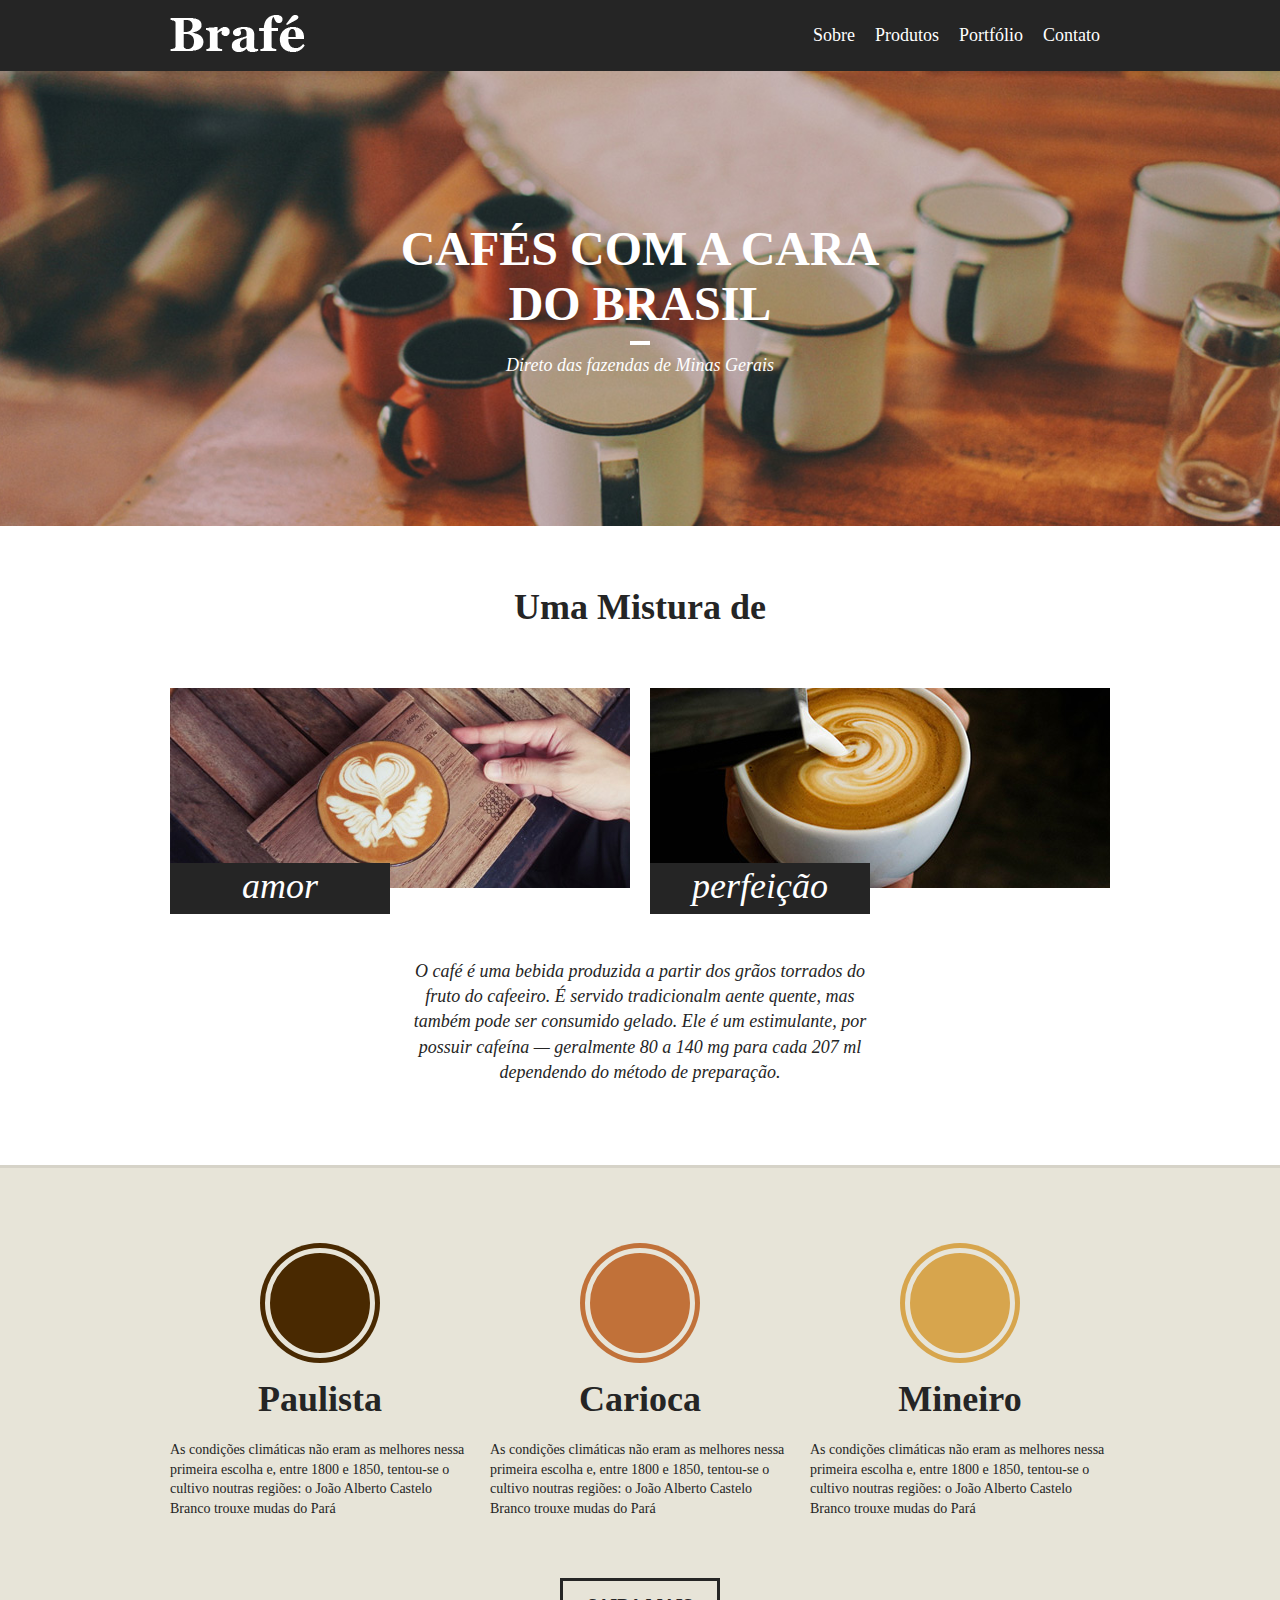
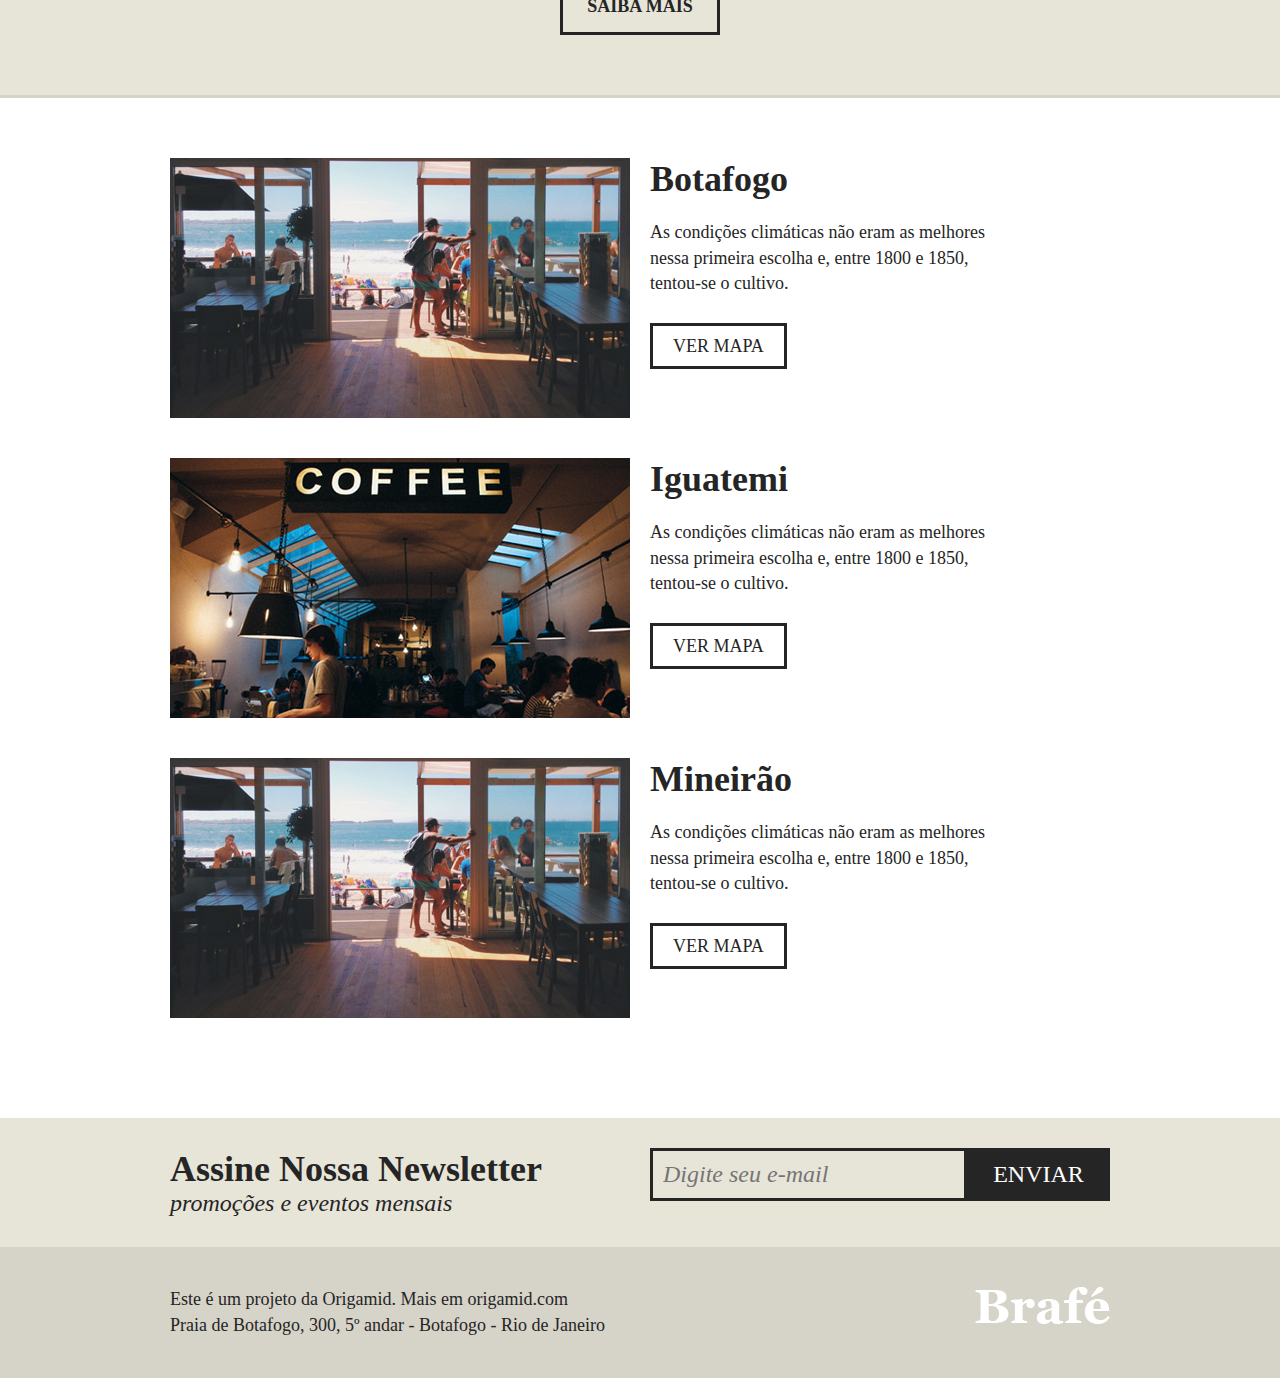
<file: Brafé 1/Flexbox/index.html>
<!DOCTYPE html>
<html>
<head>
	<title>Brafé 1</title>
	<meta charset="utf-8">
	<meta name="viewport" content="width=device-width, initial-scale=1, shrink-to-fit=no">
	<link rel="stylesheet" type="text/css" href="css/style.css">
</head>
<body>
	
	<header class="menu">
		<div class="container">
			<a class="menu-logo" href="#"><img src="img/brafe.png" alt="Brafé"></a>	
			<nav class="menu-nav">
				<ul>
					<li><a href="#">Sobre</a></li>
					<li><a href="#">Produtos</a></li>
					<li><a href="#">Portfólio</a></li>
					<li><a href="#">Contato</a></li>
				</ul>
			</nav>
		</div>
	</header>
	
	<main class="intro">
		<h1>Cafés com a cara<br>do Brasil</h1>
		<p>Direto das fazendas de Minas Gerais</p>
	</main>
	
	<section class="sobre">
		<h2>Uma Mistura de</h2>
		<div class="container">
			<div class="sobre-item">
				<img src="img/cafe-1.jpg">
				<h3>amor</h3>
			</div>
			<div class="sobre-item">
				<img src="img/cafe-2.jpg">
				<h3>perfeição</h3>
			</div>
		</div>
		<p>O café é uma bebida produzida a partir dos grãos torrados do fruto do cafeeiro. É servido tradicionalm
aente quente, mas também pode ser consumido gelado. Ele é um estimulante, por possuir cafeína — geralmente 80 a 140 mg para cada 207 ml dependendo do método de preparação.</p>
	</section>
	
	<section class="produtos">
		<div class="container">
			<div class="produtos-item">
				<h2 class="produtos-paulista">Paulista</h2>
				<p>As condições climáticas não eram as melhores nessa primeira escolha e, entre 1800 e 1850, tentou-se o cultivo noutras regiões: o João Alberto Castelo Branco trouxe mudas do Pará</p>
			</div>
			<div class="produtos-item">
				<h2 class="produtos-carioca">Carioca</h2>
				<p>As condições climáticas não eram as melhores nessa primeira escolha e, entre 1800 e 1850, tentou-se o cultivo noutras regiões: o João Alberto Castelo Branco trouxe mudas do Pará</p>
			</div>
			<div class="produtos-item">
				<h2 class="produtos-mineiro">Mineiro</h2>
				<p>As condições climáticas não eram as melhores nessa primeira escolha e, entre 1800 e 1850, tentou-se o cultivo noutras regiões: o João Alberto Castelo Branco trouxe mudas do Pará</p>
			</div>
		</div>
		<a class="produtos-btn" href="#">Saiba Mais</a>
	</section>
	
	<section class="locais">
		<div class="locais-item container">
			<div class="locais-img">
				<img src="img/botafogo.jpg" alt="Brafé unidade Botafogo">
			</div>
			<div class="locais-info">
				<h2>Botafogo</h2>
				<p>As condições climáticas não eram as melhores nessa primeira escolha e, entre 1800 e 1850, tentou-se o cultivo.</p>
				<a href="#">Ver Mapa</a>
			</div>
		</div>
		
		<div class="locais-item container">
			<div class="locais-img">
				<img src="img/iguatemi.jpg" alt="Brafé unidade Iguatemi">
			</div>
			<div class="locais-info">
				<h2>Iguatemi</h2>
				<p>As condições climáticas não eram as melhores nessa primeira escolha e, entre 1800 e 1850, tentou-se o cultivo.</p>
				<a href="#">Ver Mapa</a>
			</div>
		</div>
		
		<div class="locais-item container">
			<div class="locais-img">
				<img src="img/botafogo.jpg" alt="Brafé unidade Mineirão">
			</div>
			<div class="locais-info">
				<h2>Mineirão</h2>
				<p>As condições climáticas não eram as melhores nessa primeira escolha e, entre 1800 e 1850, tentou-se o cultivo.</p>
				<a href="#">Ver Mapa</a>
			</div>
		</div>
	
	</section>
	
	<section class="assine">
		<div class="container">
			<div class="assine-info">
				<h2>Assine Nossa Newsletter</h2>
				<p>promoções e eventos mensais</p>
			</div>
			<form>
				<label>E-mail</label>
				<input type="text" placeholder="Digite seu e-mail">
				<button type="submit">Enviar</button>
			</form>
		</div>
	</section>
	
	<footer class="footer">
		<div class="container">
			<p>Este é um projeto da Origamid. Mais em origamid.com<br>Praia de Botafogo, 300, 5º andar - Botafogo - Rio de Janeiro</p>
			<div class="footer-img">
				<img src="img/brafe.png" alt="Brafé">
			</div>
		</div>
	</footer>
	
</body>
</html>
</file>
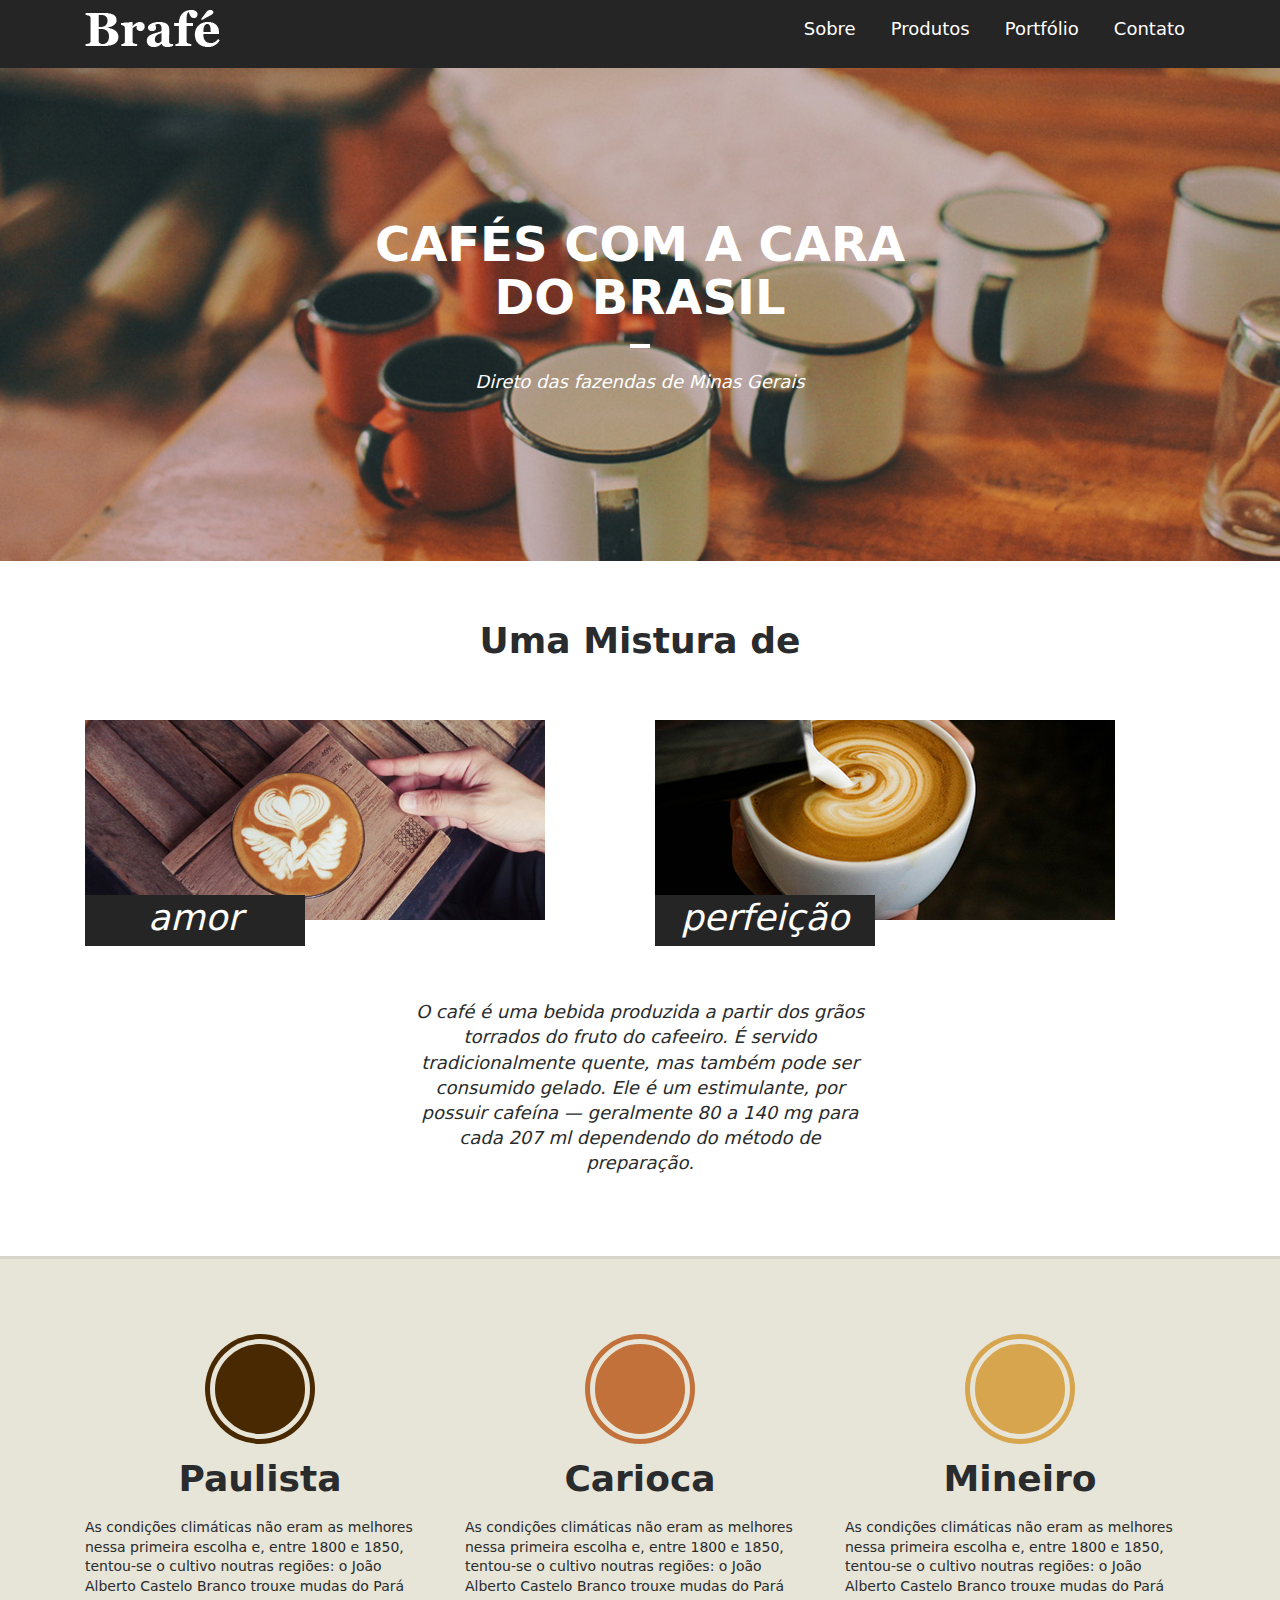
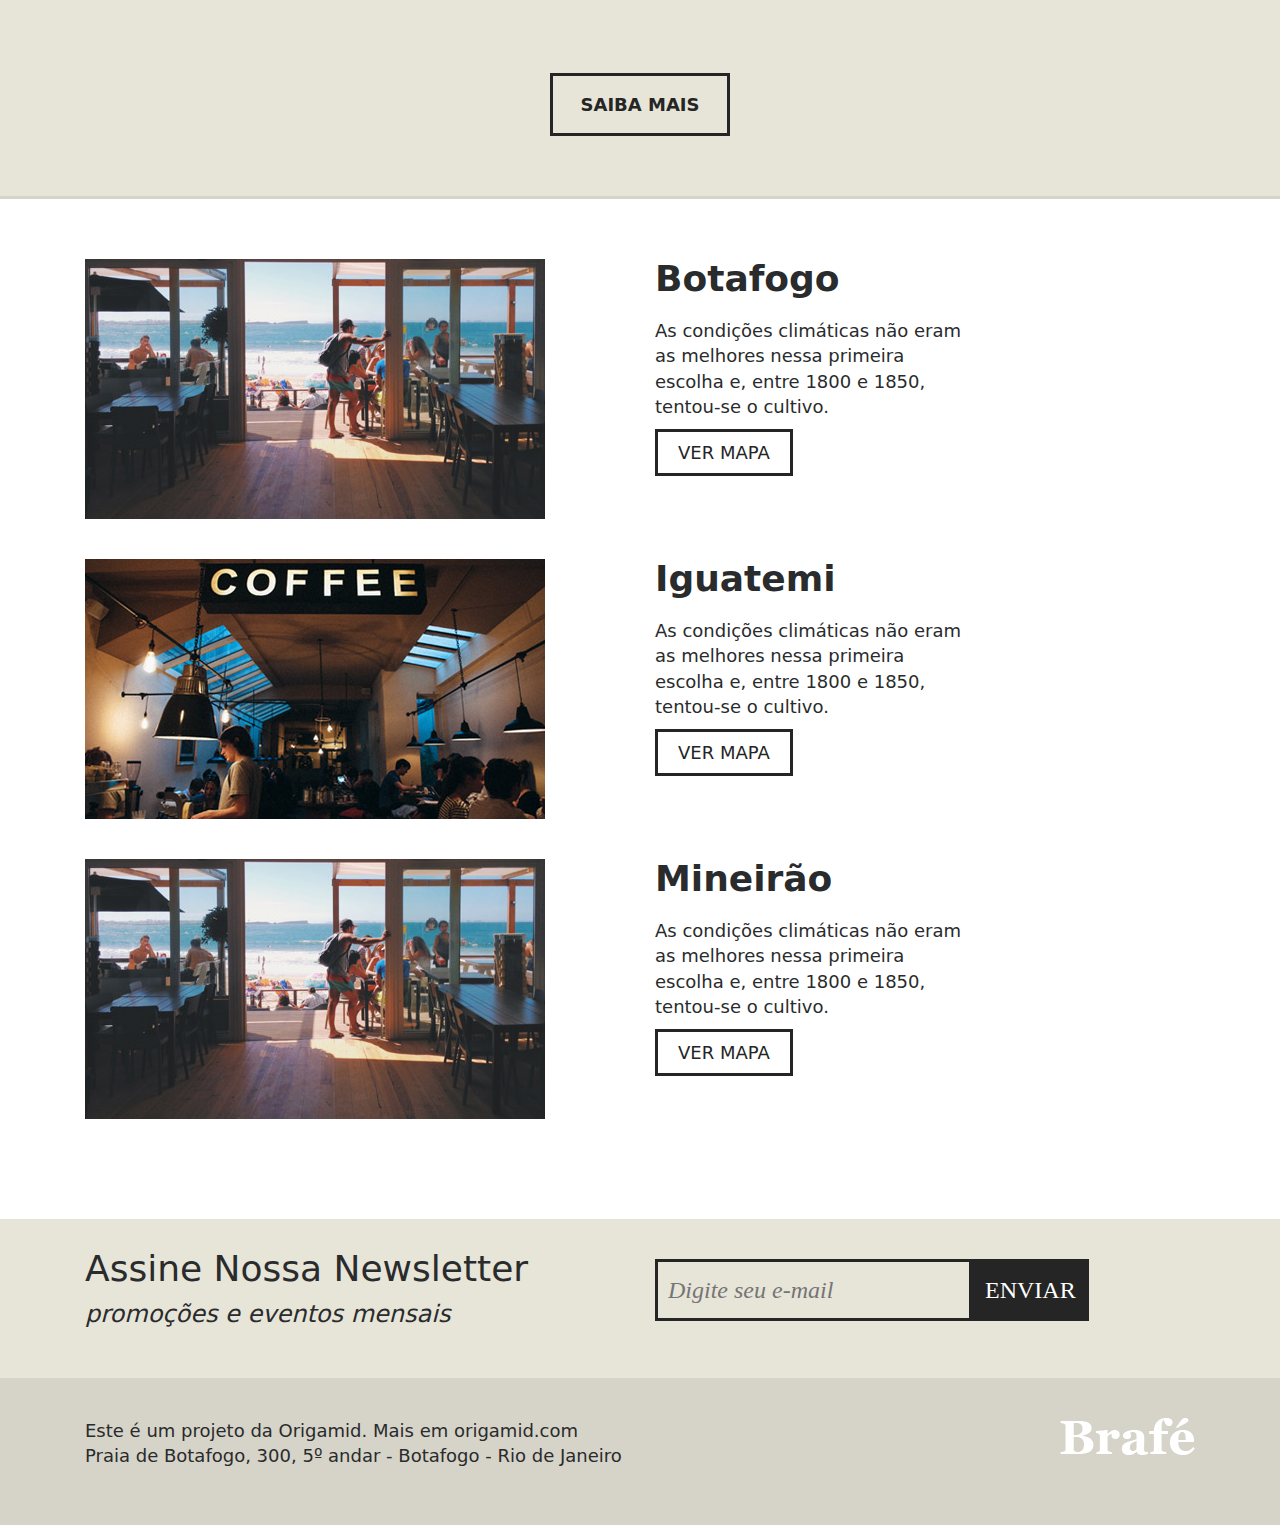
<file: Brafé 1/Framework/index.html>
<!DOCTYPE html>
<html>
<head>
	<title>Brafé 1</title>
	<meta charset="utf-8">
	<meta name="viewport" content="width=device-width, initial-scale=1, shrink-to-fit=no">
	<link rel="stylesheet" type="text/css" href="css/style.css">
	<link rel="stylesheet" type="text/css" href="css/bootstrap.min.css">
</head>
<body>
	
	<header class="menu">
		<div class="container">
			<div class="row">
				<a class="menu-logo col-md-4" href="#"><img src="img/brafe.png" alt="Brafé"></a>	
				<nav class="menu-nav col-md-8">
					<ul>
						<li><a href="#">Sobre</a></li>
						<li><a href="#">Produtos</a></li>
						<li><a href="#">Portfólio</a></li>
						<li><a href="#">Contato</a></li>
					</ul>
				</nav>
			</div>
		</div>
	</header>
	
	<main class="intro">
		<h1>Cafés com a cara<br>do Brasil</h1>
		<p>Direto das fazendas de Minas Gerais</p>
	</main>
	
	<section class="sobre container">
		<h2>Uma Mistura de</h2>
		<div class="row">
			<div class="col-sm sobre-item">
				<img src="img/cafe-1.jpg">
				<h3>amor</h3>
			</div>
			<div class="col-sm sobre-item">
				<img src="img/cafe-2.jpg">
				<h3>perfeição</h3>
			</div>
		</div>
		<p>O café é uma bebida produzida a partir dos grãos torrados do fruto do cafeeiro. É servido tradicionalmente quente, mas também pode ser consumido gelado. Ele é um estimulante, por possuir cafeína — geralmente 80 a 140 mg para cada 207 ml dependendo do método de preparação.</p>
	</section>
	
	<section class="produtos">
		<div class="container">
			<div class="row">
				<div class="produtos-item col-sm">
					<h2 class="produtos-paulista">Paulista</h2>
					<p>As condições climáticas não eram as melhores nessa primeira escolha e, entre 1800 e 1850, tentou-se o cultivo noutras regiões: o João Alberto Castelo Branco trouxe mudas do Pará</p>
				</div>
				<div class="produtos-item col-sm">
					<h2 class="produtos-carioca">Carioca</h2>
					<p>As condições climáticas não eram as melhores nessa primeira escolha e, entre 1800 e 1850, tentou-se o cultivo noutras regiões: o João Alberto Castelo Branco trouxe mudas do Pará</p>
				</div>
				<div class="produtos-item col-sm">
					<h2 class="produtos-mineiro">Mineiro</h2>
					<p>As condições climáticas não eram as melhores nessa primeira escolha e, entre 1800 e 1850, tentou-se o cultivo noutras regiões: o João Alberto Castelo Branco trouxe mudas do Pará</p>
				</div>
			</div>
			<a class="produtos-btn" href="#">Saiba Mais</a>
		</div>
	</section>
	
	<section class="locais container">
		<div class="locais-item row">
			<div class="col-sm">
				<img src="img/botafogo.jpg" alt="Brafé unidade Botafogo">
			</div>
			<div class="col-sm">
				<h2>Botafogo</h2>
				<p>As condições climáticas não eram as melhores nessa primeira escolha e, entre 1800 e 1850, tentou-se o cultivo.</p>
				<a href="#">Ver Mapa</a>
			</div>
		</div>
		
		<div class="locais-item row">
			<div class="col-sm">
				<img src="img/iguatemi.jpg" alt="Brafé unidade Iguatemi">
			</div>
			<div class="col-sm">
				<h2>Iguatemi</h2>
				<p>As condições climáticas não eram as melhores nessa primeira escolha e, entre 1800 e 1850, tentou-se o cultivo.</p>
				<a href="#">Ver Mapa</a>
			</div>
		</div>
		
		<div class="locais-item row">
			<div class="col-sm">
				<img src="img/botafogo.jpg" alt="Brafé unidade Mineirão">
			</div>
			<div class="col-sm">
				<h2>Mineirão</h2>
				<p>As condições climáticas não eram as melhores nessa primeira escolha e, entre 1800 e 1850, tentou-se o cultivo.</p>
				<a href="#">Ver Mapa</a>
			</div>
		</div>
	
	</section>
	
	<section class="assine">
		<div class="container">
			<div class="row">
				<div class="col-sm assine-info">
					<h2>Assine Nossa Newsletter</h2>
					<p>promoções e eventos mensais</p>
				</div>
				<form class="col-sm">
					<label>E-mail</label>
					<input type="text" placeholder="Digite seu e-mail">
					<button type="submit">Enviar</button>
				</form>
			</div>
		</div>
	</section>
	
	<footer class="footer">
		<div class="container">
			<div class="row">
				<p class="col-sm-8">Este é um projeto da Origamid. Mais em origamid.com<br>Praia de Botafogo, 300, 5º andar - Botafogo - Rio de Janeiro</p>
				<div class="col-sm">
					<img src="img/brafe.png" alt="Brafé">
				</div>
			</div>
		</div>
	</footer>
	
</body>
</html>
</file>
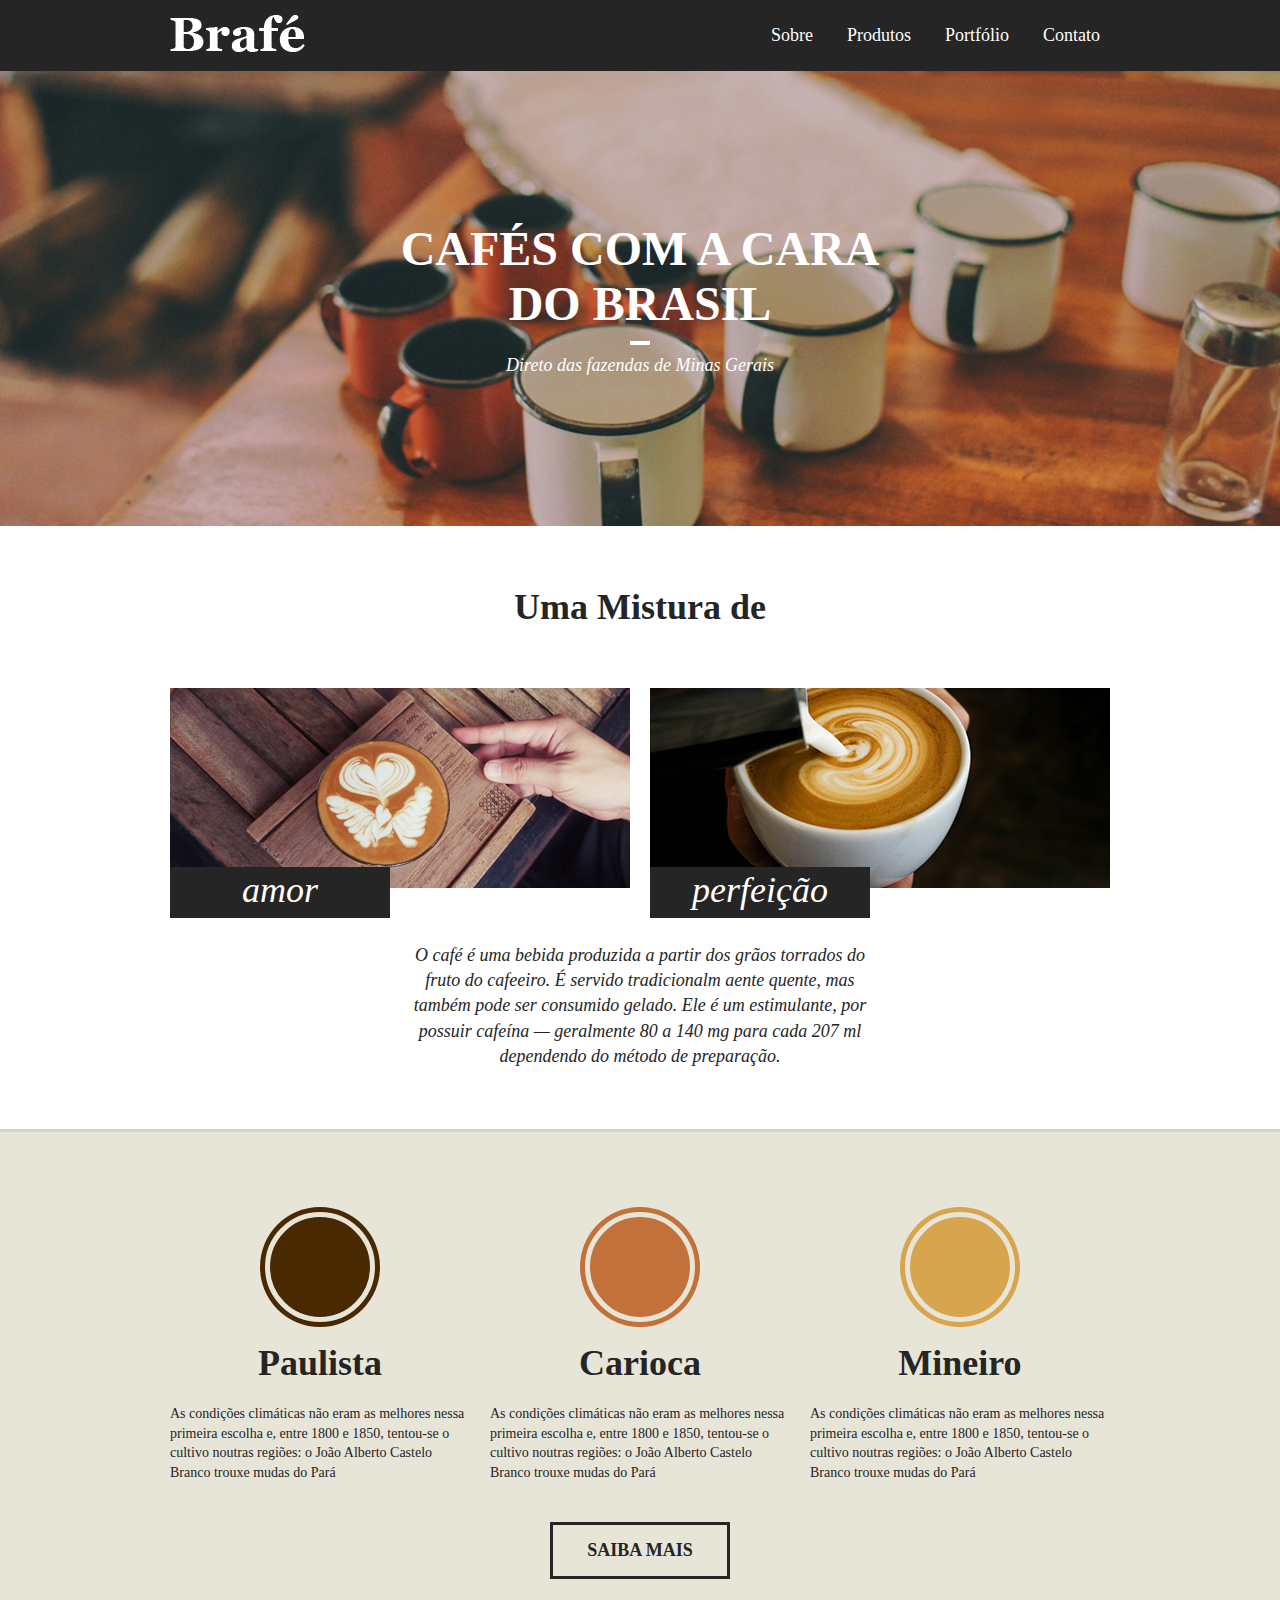
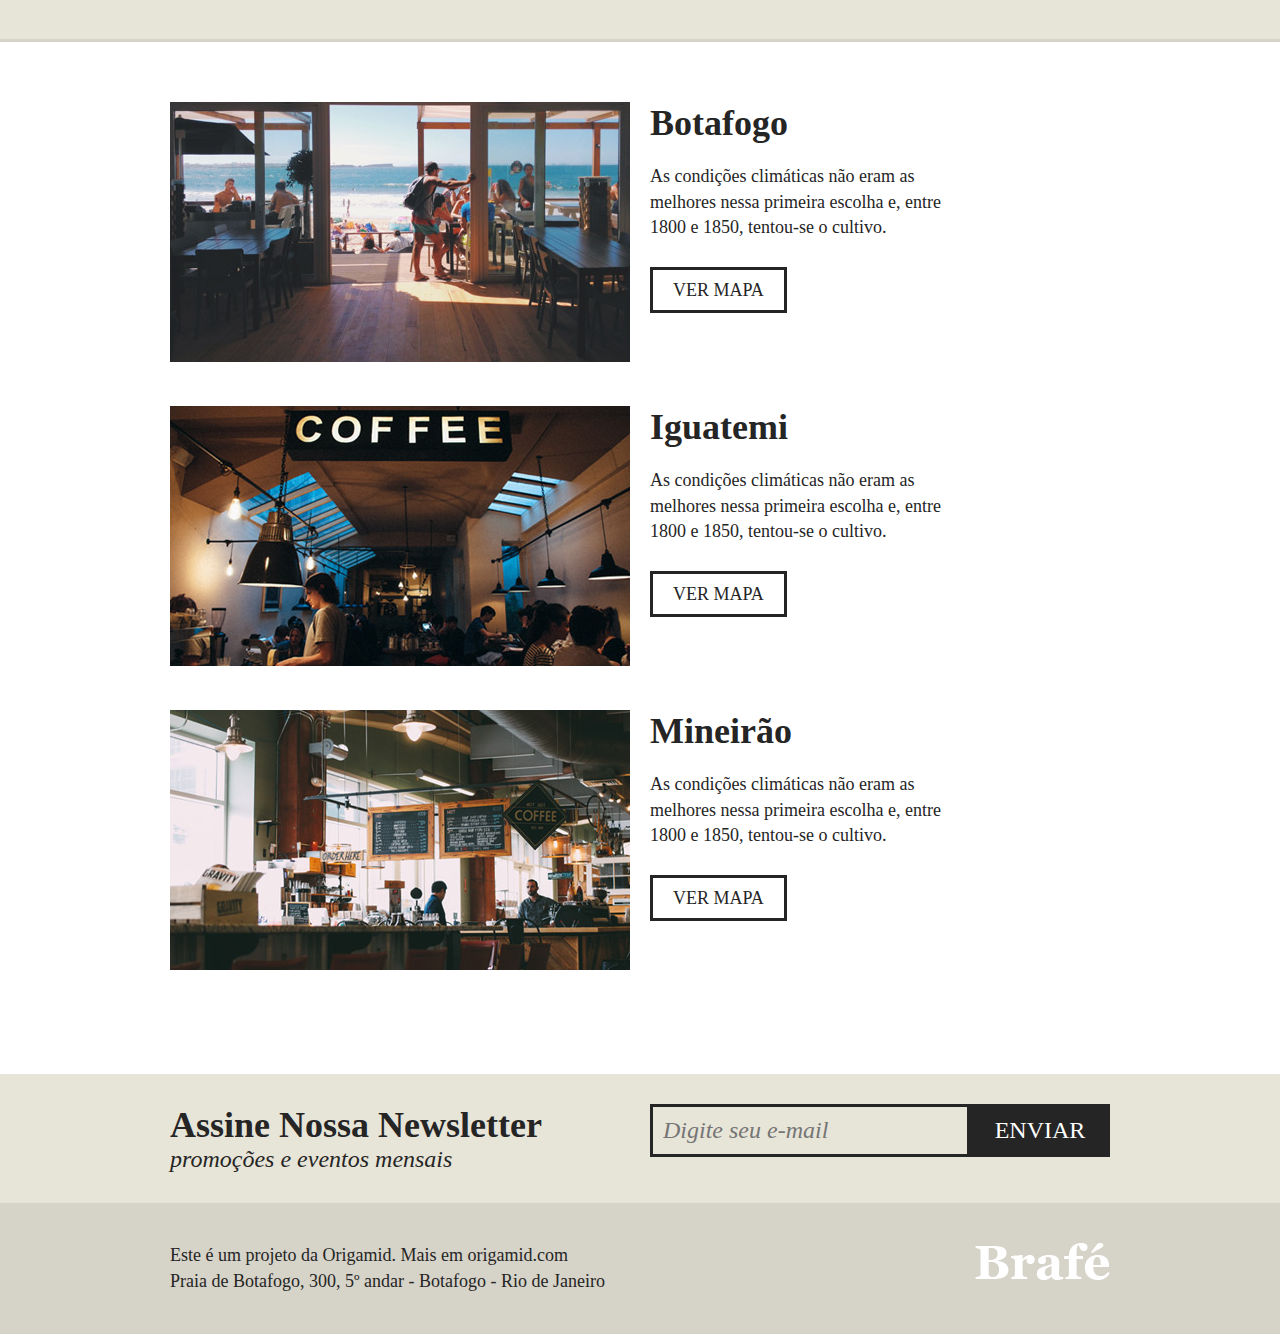
<file: Brafé 1/Grid/index.html>
<!DOCTYPE html>
<html>
<head>
	<title>Brafé 1</title>
	<meta charset="utf-8">
	<meta name="viewport" content="width=device-width, initial-scale=1, shrink-to-fit=no">
	<link rel="stylesheet" type="text/css" href="css/grid.css">
	<link rel="stylesheet" type="text/css" href="css/style.css">
</head>
<body>
	
	<header class="menu">
		<div class="container">
			<a class="menu-logo grid-4" href="#"><img src="img/brafe.png" alt="Brafé"></a>	
			<nav class="menu-nav grid-8">
				<ul>
					<li><a href="#">Sobre</a></li>
					<li><a href="#">Produtos</a></li>
					<li><a href="#">Portfólio</a></li>
					<li><a href="#">Contato</a></li>
				</ul>
			</nav>
		</div>
	</header>
	
	<main class="intro">
		<h1>Cafés com a cara<br>do Brasil</h1>
		<p>Direto das fazendas de Minas Gerais</p>
	</main>
	
	<section class="sobre">
		<h2>Uma Mistura de</h2>
		<div class="container">
			<div class="sobre-item grid-6">
				<img src="img/cafe-1.jpg">
				<h3>amor</h3>
			</div>
			<div class="sobre-item grid-6">
				<img src="img/cafe-2.jpg">
				<h3>perfeição</h3>
			</div>
		</div>
		<p>O café é uma bebida produzida a partir dos grãos torrados do fruto do cafeeiro. É servido tradicionalm
aente quente, mas também pode ser consumido gelado. Ele é um estimulante, por possuir cafeína — geralmente 80 a 140 mg para cada 207 ml dependendo do método de preparação.</p>
	</section>
	
	<section class="produtos">
		<div class="container">
			<div class="produtos-item grid-4">
				<h2 class="produtos-paulista">Paulista</h2>
				<p>As condições climáticas não eram as melhores nessa primeira escolha e, entre 1800 e 1850, tentou-se o cultivo noutras regiões: o João Alberto Castelo Branco trouxe mudas do Pará</p>
			</div>
			<div class="produtos-item grid-4">
				<h2 class="produtos-carioca">Carioca</h2>
				<p>As condições climáticas não eram as melhores nessa primeira escolha e, entre 1800 e 1850, tentou-se o cultivo noutras regiões: o João Alberto Castelo Branco trouxe mudas do Pará</p>
			</div>
			<div class="produtos-item grid-4">
				<h2 class="produtos-mineiro">Mineiro</h2>
				<p>As condições climáticas não eram as melhores nessa primeira escolha e, entre 1800 e 1850, tentou-se o cultivo noutras regiões: o João Alberto Castelo Branco trouxe mudas do Pará</p>
			</div>
		</div>
		<a class="produtos-btn" href="#">Saiba Mais</a>
	</section>
	
	<section class="locais">
		<div class="locais-item container">
      <div class="grid-6">  
        <img src="img/botafogo.jpg" alt="Brafé unidade Botafogo">
      </div>
			<div class="grid-6">
				<h2>Botafogo</h2>
				<p>As condições climáticas não eram as melhores nessa primeira escolha e, entre 1800 e 1850, tentou-se o cultivo.</p>
				<a href="#">Ver Mapa</a>
			</div>
		</div>
		
		<div class="locais-item container">
      <div class="grid-6">  
        <img src="img/iguatemi.jpg" alt="Brafé unidade Iguatemi">
      </div>
			<div class="grid-6">
				<h2>Iguatemi</h2>
				<p>As condições climáticas não eram as melhores nessa primeira escolha e, entre 1800 e 1850, tentou-se o cultivo.</p>
				<a href="#">Ver Mapa</a>
			</div>
		</div>
		
		<div class="locais-item container">
      <div class="grid-6">  
        <img src="img/mineirao.jpg" alt="Brafé unidade Mineirao">
      </div>
			<div class="grid-6">
				<h2>Mineirão</h2>
				<p>As condições climáticas não eram as melhores nessa primeira escolha e, entre 1800 e 1850, tentou-se o cultivo.</p>
				<a href="#">Ver Mapa</a>
			</div>
		</div>
	
	</section>
	
	<section class="assine">
		<div class="container">
			<div class="assine-info grid-6">
				<h2>Assine Nossa Newsletter</h2>
				<p>promoções e eventos mensais</p>
			</div>
			<form class="grid-6">
				<label>E-mail</label>
				<input type="text" placeholder="Digite seu e-mail">
				<button type="submit">Enviar</button>
			</form>
		</div>
	</section>
	
	<footer class="footer">
		<div class="container">
			<p class="grid-8">Este é um projeto da Origamid. Mais em origamid.com<br>Praia de Botafogo, 300, 5º andar - Botafogo - Rio de Janeiro</p>
      <div class="grid-4">  
        <img src="img/brafe.png" alt="Brafé">
      </div>
		</div>
	</footer>
	
</body>
</html>
</file>
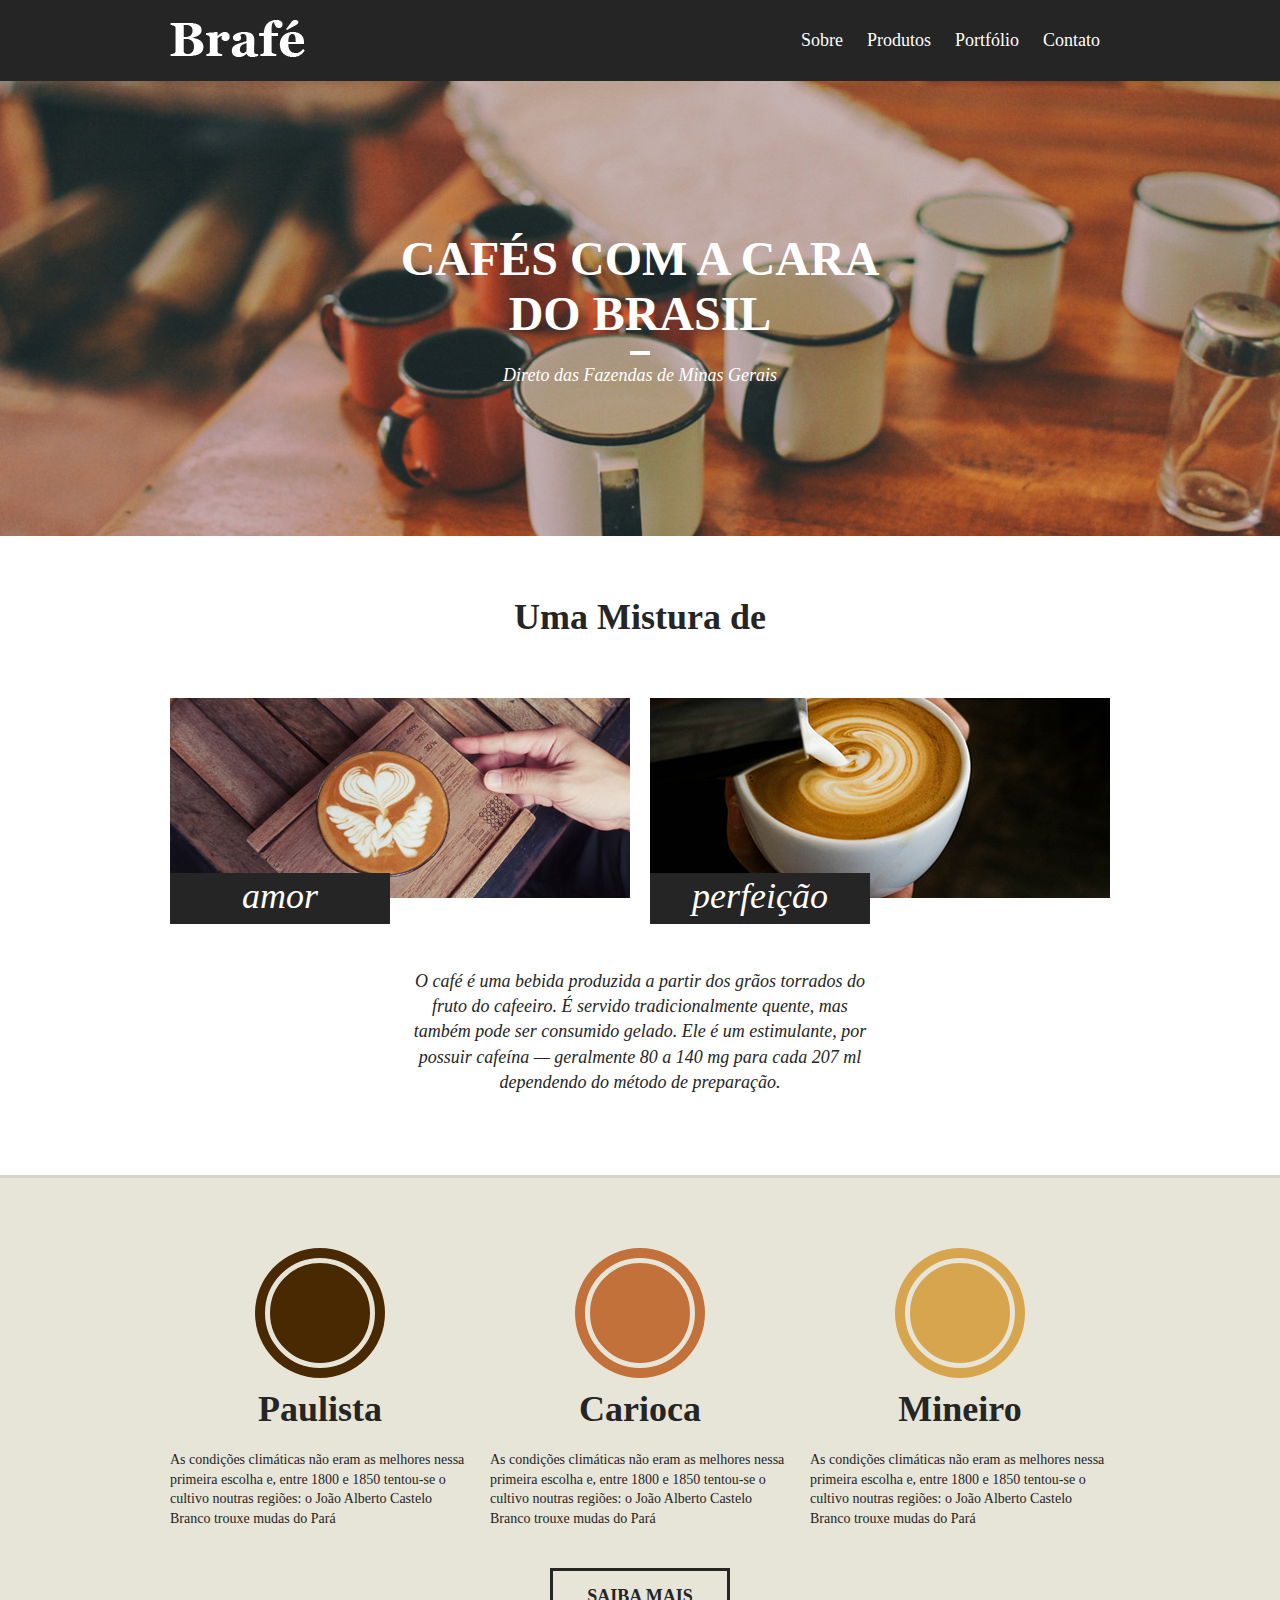
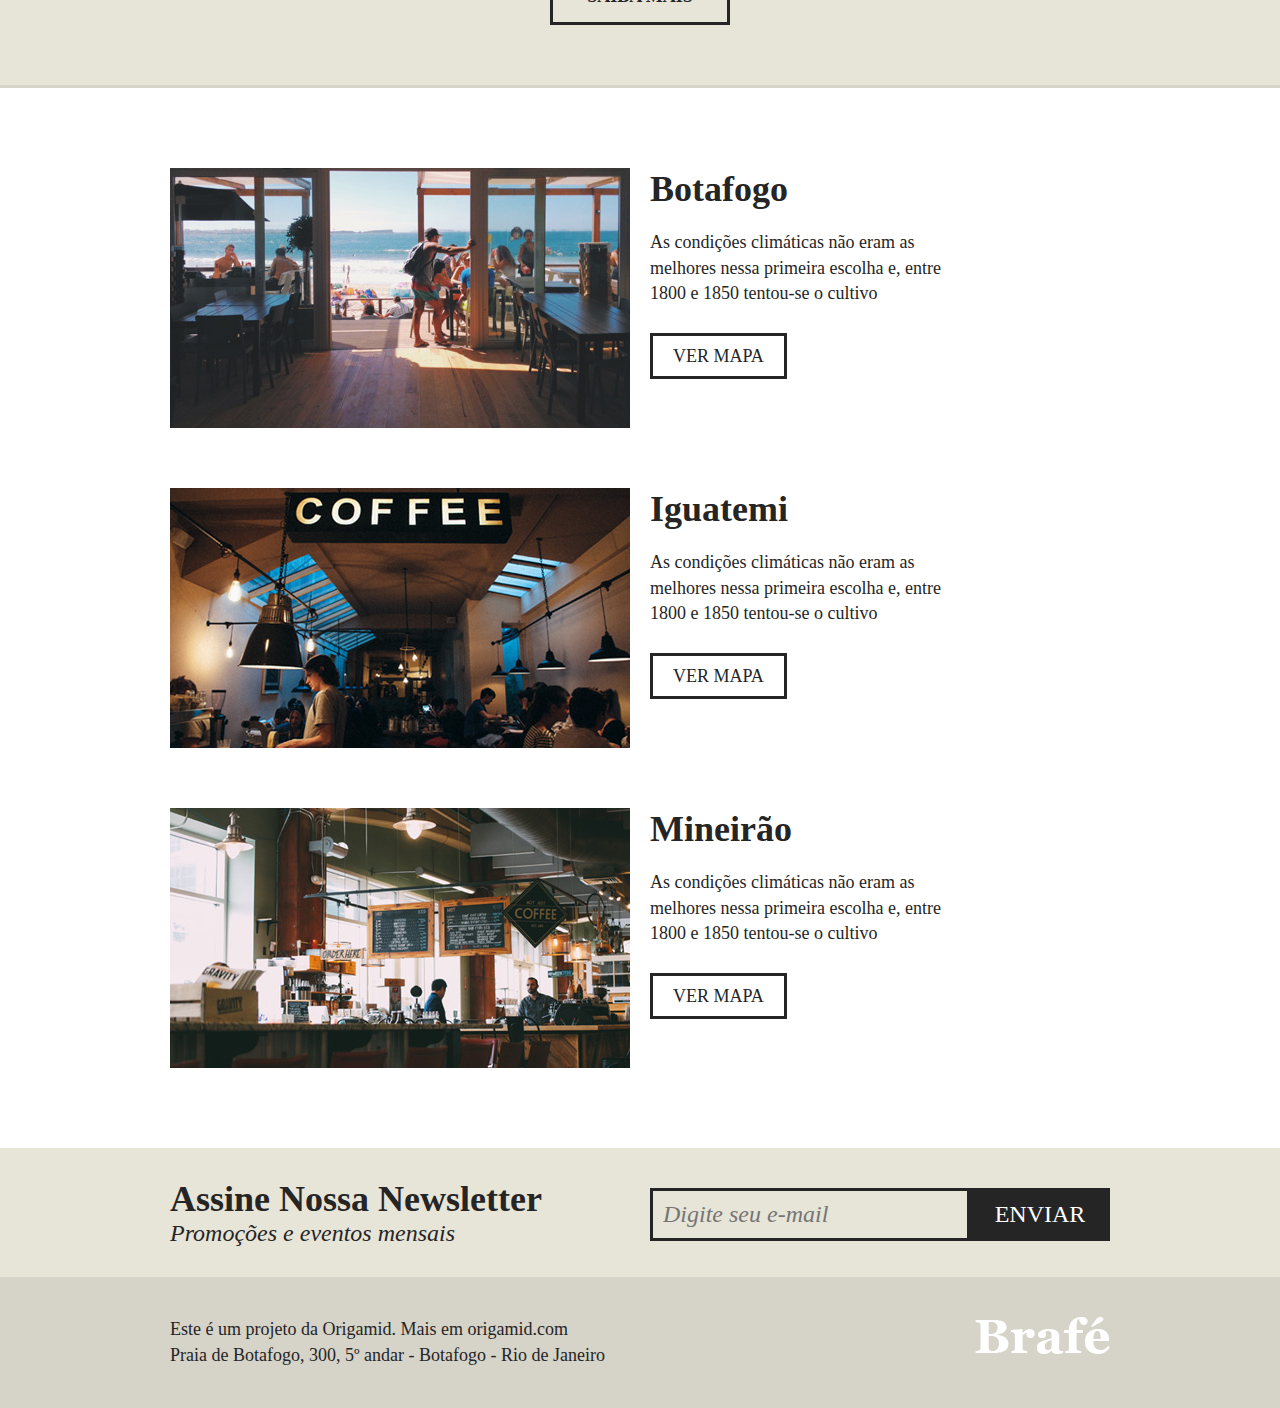
<file: Brafé 1/Puro/index.html>
<!DOCTYPE html>
<html lang="pt-br">
<head>
  <meta charset="UTF-8">
  <meta name="viewport" content="width=device-width, initial-scale=1.0, shrink-to-fit=no">
  <title>Brafé 1</title>
  <link rel="stylesheet" href="css/style.css">
</head>
<body>
  <header class="menu">
    <div class="menu-container">
      <a href="#" class="menu-logo"><img src="img/brafe.png" alt="Brafé Logo"></a> 
      <nav class="menu-nav">
        <ul>
          <li><a href="#">Sobre</a></li>
          <li><a href="#">Produtos</a></li>
          <li><a href="#">Portfólio</a></li>
          <li><a href="#">Contato</a></li>
        </ul>
      </nav>
    </div>
  </header>

  <main class="intro">
    <h1>Cafés com a cara<br>do Brasil</h1>
    <p>Direto das Fazendas de Minas Gerais</p>
  </main>

  <section class="sobre">
    <h2>Uma Mistura de</h2>
    <div class="sobre-container">
      <div class="sobre-item">
        <img src="img/cafe-1.jpg" alt="">
        <h3>amor</h3>
      </div>
      <div class="sobre-item">
        <img src="img/cafe-2.jpg" alt="">
        <h3>perfeição</h3>
      </div>
    </div>
    <p>O café é uma bebida produzida a partir dos grãos torrados do fruto do cafeeiro. É servido tradicionalmente quente, mas também pode ser consumido gelado. Ele é um estimulante, por possuir cafeína — geralmente 80 a 140 mg para cada 207 ml dependendo do método de preparação.</p>
  </section>

  <section class="produtos">
    <div class="produtos-container">
      <div class="produtos-item">
        <h2 class="produto-paulista">Paulista</h2>
        <p>As condições climáticas não eram as melhores nessa primeira escolha e, entre 1800 e 1850 tentou-se o cultivo noutras regiões: o João Alberto Castelo Branco trouxe mudas do Pará</p>
      </div>
      <div class="produtos-item">
        <h2 class="produto-carioca">Carioca</h2>
        <p>As condições climáticas não eram as melhores nessa primeira escolha e, entre 1800 e 1850 tentou-se o cultivo noutras regiões: o João Alberto Castelo Branco trouxe mudas do Pará</p>
      </div>
      <div class="produtos-item">
        <h2 class="produto-mineiro">Mineiro</h2>
        <p>As condições climáticas não eram as melhores nessa primeira escolha e, entre 1800 e 1850 tentou-se o cultivo noutras regiões: o João Alberto Castelo Branco trouxe mudas do Pará</p>
      </div>
    </div>
    <a href="#" class="produtos-btn">Saiba Mais</a>
  </section>

  <section class="locais">
    <div class="locais-item">
      <img src="img/botafogo.jpg" alt="Brafé Botafogo">
      <div>
        <h2>Botafogo</h2>
        <p>As condições climáticas não eram as melhores nessa primeira escolha e, entre 1800 e 1850 tentou-se o cultivo</p>
        <a href="#">Ver Mapa</a>
      </div>
    </div>
    <div class="locais-item">
      <img src="img/iguatemi.jpg" alt="Brafé iguatemi">
      <div>
        <h2>Iguatemi</h2>
        <p>As condições climáticas não eram as melhores nessa primeira escolha e, entre 1800 e 1850 tentou-se o cultivo</p>
        <a href="#">Ver Mapa</a>
      </div>
    </div>
    <div class="locais-item">
      <img src="img/mineirao.jpg" alt="Brafé mineirao">
      <div>
        <h2>Mineirão</h2>
        <p>As condições climáticas não eram as melhores nessa primeira escolha e, entre 1800 e 1850 tentou-se o cultivo</p>
        <a href="#">Ver Mapa</a>
      </div>
    </div>
  </section>

  <section class="assine">
    <div class="assine-container">
      <div class="assine-info">
        <h2>Assine Nossa Newsletter</h2>
        <p>Promoções e eventos mensais</p>
      </div>
      <form action="">
        <label for="">E-mail</label>
        <input type="email" placeholder="Digite seu e-mail">
        <button type="submit">Enviar</button>
      </form>
    </div>
  </section>

  <footer class="footer">
    <div class="footer-container">  
      <p>Este é um projeto da Origamid. Mais em origamid.com<br>Praia de Botafogo, 300, 5º andar - Botafogo - Rio de Janeiro</p>
      <img src="img/brafe.png" alt="Logo Brafé">
    </div>
    </footer>

</body>
</html>
</file>
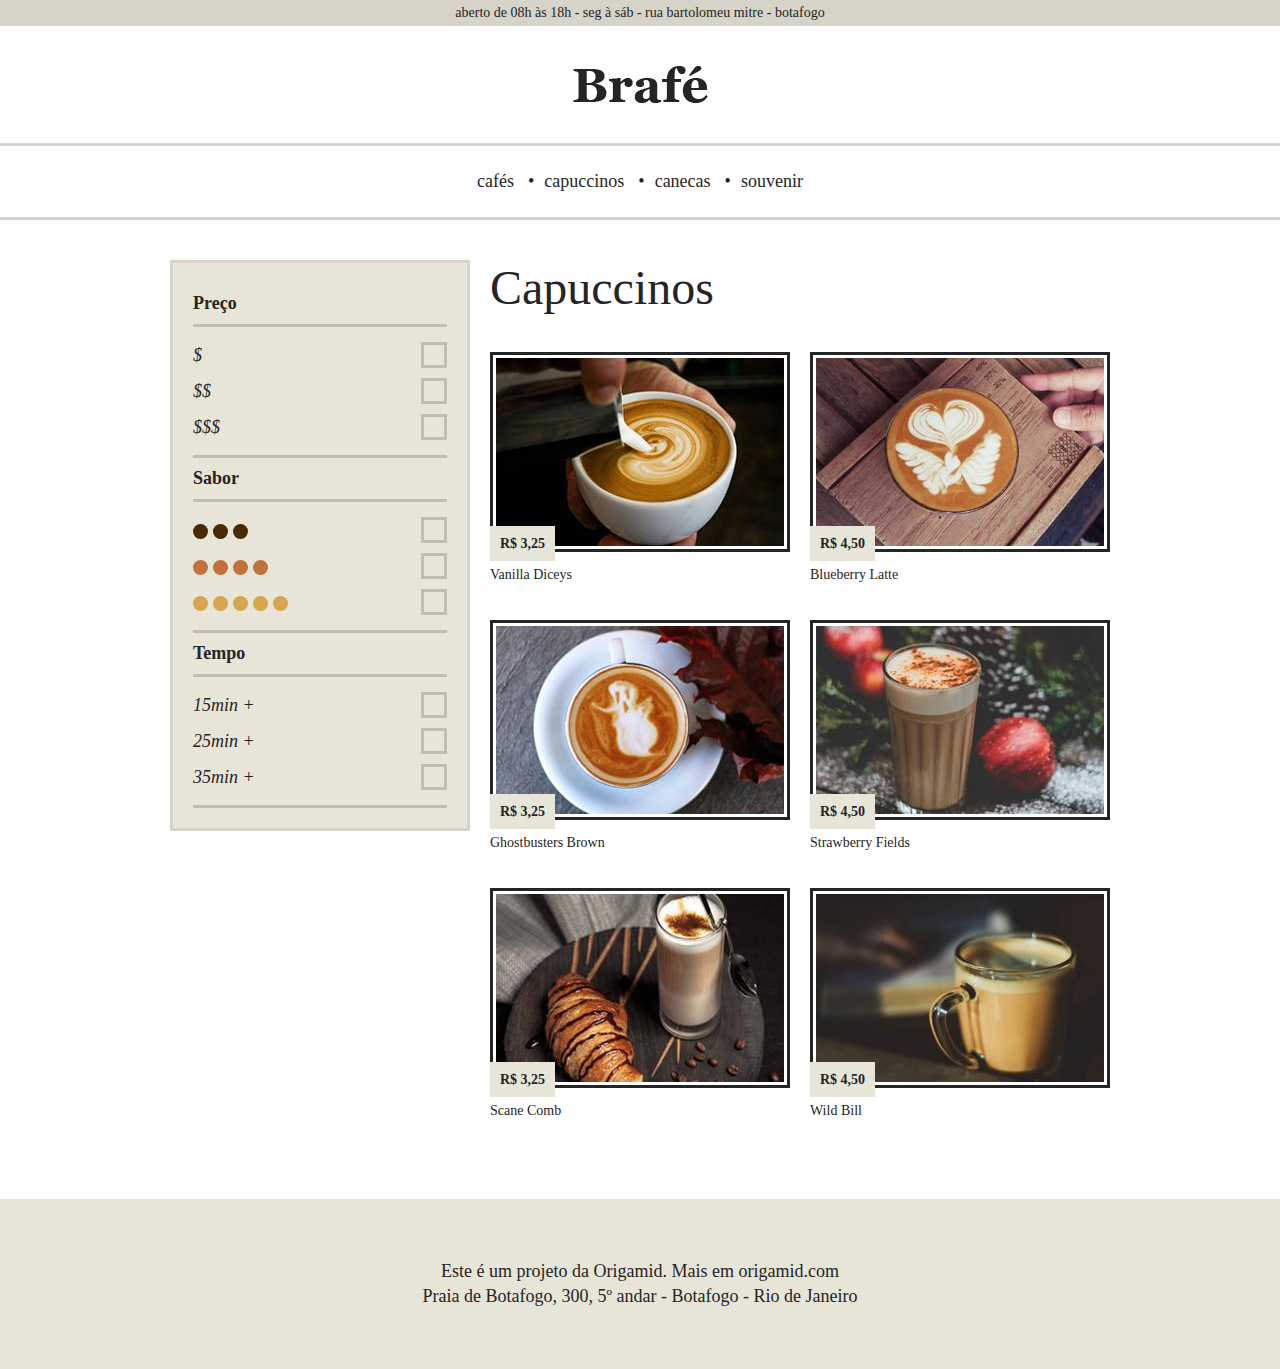
<file: Brafé 2/Flexbox/index.html>
<!DOCTYPE html>
<html>
<head>
	<title>Brafé 2</title>
	<meta charset="utf-8">
	<meta name="viewport" content="width=device-width, initial-scale=1, shrink-to-fit=no">
	<link rel="stylesheet" type="text/css" href="css/style.css">
	<link rel="stylesheet" type="text/css" href="css/flex.css">
</head>
<body>
	
	<header>
		<div class="header-informacoes">
			<p>aberto de 08h às 18h - seg à sáb - rua bartolomeu mitre - botafogo</p>
		</div>
		<a class="header-logo" href="index.html">
			<img src="img/brafe.png" alt="Brafé">
		</a>
		<nav class="header-menu">
			<ul>
				<li><a href="#">cafés</a></li>
				<li><a href="#">capuccinos</a></li>
				<li><a href="#">canecas</a></li>
				<li><a href="#">souvenir</a></li>
			</ul>
		</nav>
	</header>
	
	<div class="flex">
		<nav class="filtro flex-item-4">
			<h2>Preço</h2>
			<ul>
				<li>$</li>
				<li>$$</li>
				<li>$$$</li>
			</ul>
			<h2>Sabor</h2>
			<ul class="sabor">
				<li><span class="sabor-3">Marrom</span></li>
				<li><span class="sabor-4">Laranja</span></li>
				<li><span class="sabor-5">Amarelo</span></li>
			</ul>
			<h2>Tempo</h2>
			<ul>
				<li>15min +</li>
				<li>25min +</li>
				<li>35min +</li>
			</ul>
		</nav>
		
		<section class="produtos flex-item-8">
			<h1>Capuccinos</h1>
			<ul class="flex-row">
				<li class="flex-item-6">
					<img src="img/cafe-1.jpg" alt="Café 1">
					<span>R$ 3,25</span>
					<h2>Vanilla Diceys</h2>
				</li>
				
				<li class="flex-item-6">
					<img src="img/cafe-2.jpg" alt="Café 1">
					<span>R$ 4,50</span>
					<h2>Blueberry Latte</h2>
				</li>
				
				<li class="flex-item-6">
					<img src="img/cafe-3.jpg" alt="Café 1">
					<span>R$ 3,25</span>
					<h2>Ghostbusters Brown</h2>
				</li>
				
				<li class="flex-item-6">
					<img src="img/cafe-4.jpg" alt="Café 1">
					<span>R$ 4,50</span>
					<h2>Strawberry Fields</h2>
				</li>
				
				<li class="flex-item-6">
					<img src="img/cafe-5.jpg" alt="Café 1">
					<span>R$ 3,25</span>
					<h2>Scane Comb</h2>
				</li>
				
				<li class="flex-item-6">
					<img src="img/cafe-6.jpg" alt="Café 1">
					<span>R$ 4,50</span>
					<h2>Wild Bill</h2>
				</li>
			</ul>
		</section>
	</div>
	
	<footer class="footer">
		<p>Este é um projeto da Origamid. Mais em origamid.com</p>
		<p>Praia de Botafogo, 300, 5º andar - Botafogo - Rio de Janeiro</p>
	</footer>
	
</body>
</html>
</file>
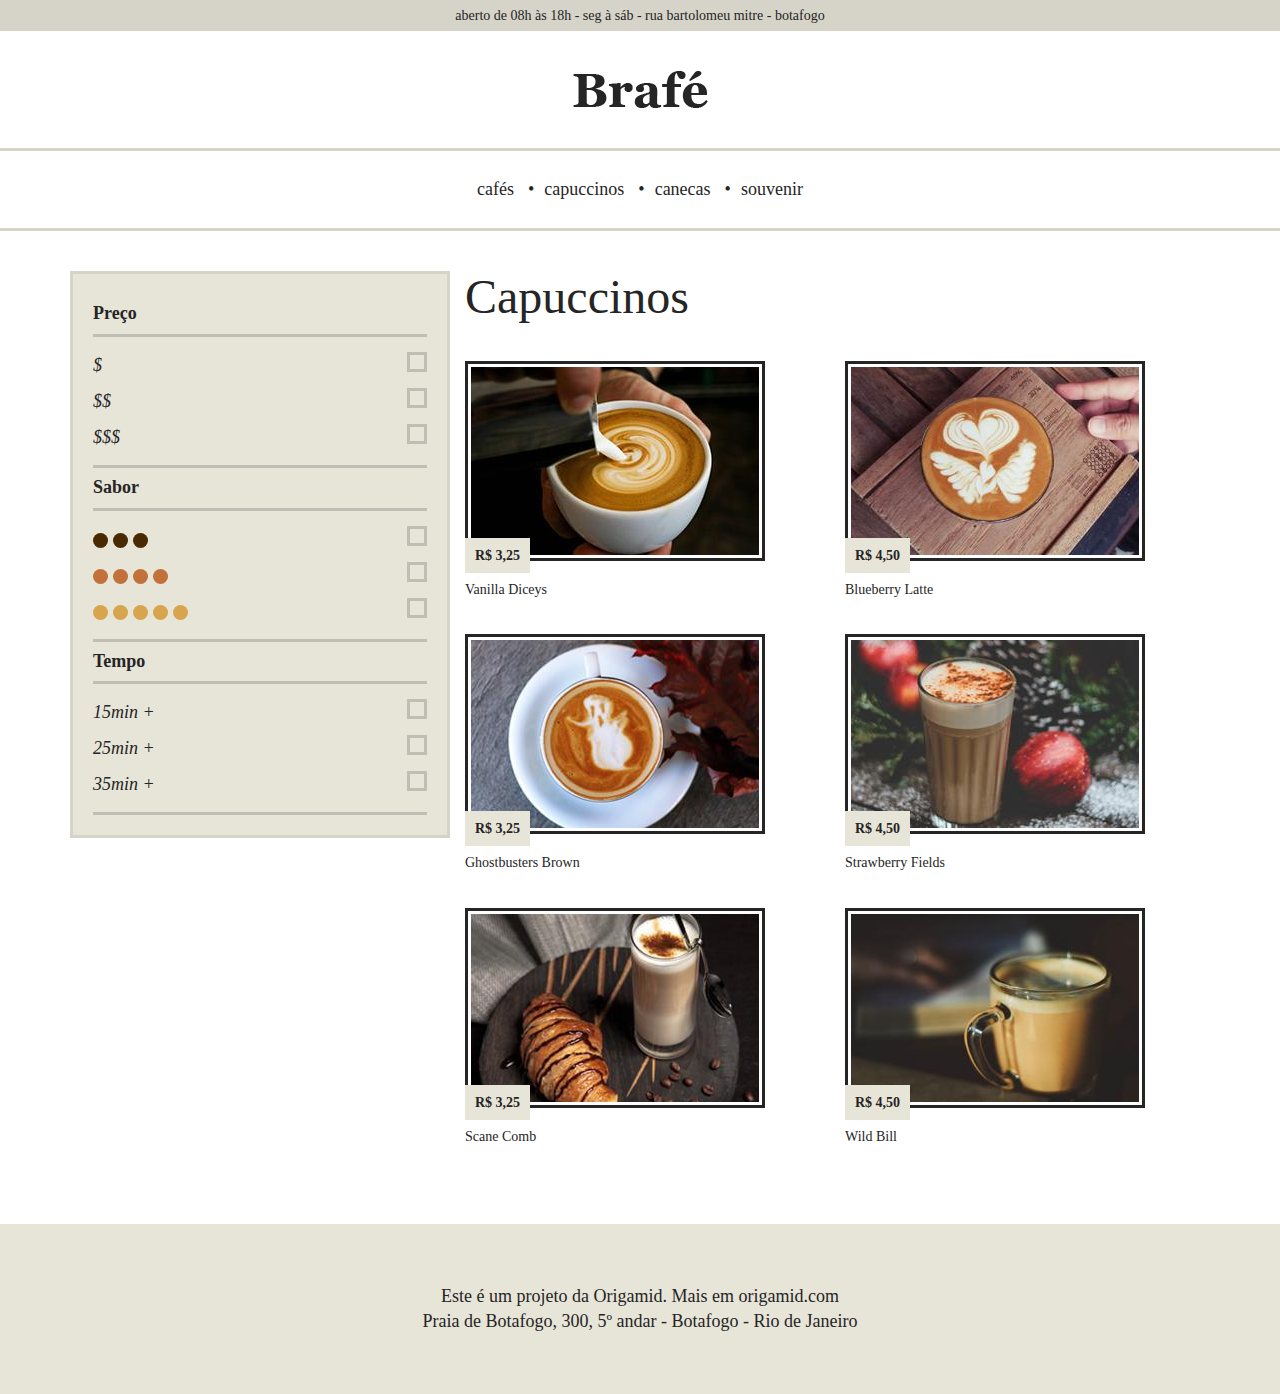
<file: Brafé 2/Framework/index.html>
<!DOCTYPE html>
<html>
<head>
	<title>Brafé 2</title>
	<meta charset="utf-8">
	<meta name="viewport" content="width=device-width, initial-scale=1, shrink-to-fit=no">
	<link rel="stylesheet" type="text/css" href="css/bootstrap.min.css">
	<link rel="stylesheet" type="text/css" href="css/style.css">
</head>
<body>
	
	<header>
		<div class="header-informacoes">
			<p>aberto de 08h às 18h - seg à sáb - rua bartolomeu mitre - botafogo</p>
		</div>
		<a class="header-logo" href="index.html">
			<img src="img/brafe.png" alt="Brafé">
		</a>
		<nav class="header-menu">
			<ul>
				<li><a href="#">cafés</a></li>
				<li><a href="#">capuccinos</a></li>
				<li><a href="#">canecas</a></li>
				<li><a href="#">souvenir</a></li>
			</ul>
		</nav>
	</header>
	
	<div class="container">
		<div class="row">
			<nav class="filtro col-md-4">
				<h2>Preço</h2>
				<ul>
					<li>$</li>
					<li>$$</li>
					<li>$$$</li>
				</ul>
				<h2>Sabor</h2>
				<ul class="sabor">
					<li><span class="sabor-3">Marrom</span></li>
					<li><span class="sabor-4">Laranja</span></li>
					<li><span class="sabor-5">Amarelo</span></li>
				</ul>
				<h2>Tempo</h2>
				<ul>
					<li>15min +</li>
					<li>25min +</li>
					<li>35min +</li>
				</ul>
			</nav>
		
			
			<section class="produtos col-md-8">
				<h1>Capuccinos</h1>
				<ul class="row">
					<li class="col-6">
						<img src="img/cafe-1.jpg" alt="Café 1">
						<span>R$ 3,25</span>
						<h2>Vanilla Diceys</h2>
					</li>
					
					<li class="col-6">
						<img src="img/cafe-2.jpg" alt="Café 1">
						<span>R$ 4,50</span>
						<h2>Blueberry Latte</h2>
					</li>
					
					<li class="col-6">
						<img src="img/cafe-3.jpg" alt="Café 1">
						<span>R$ 3,25</span>
						<h2>Ghostbusters Brown</h2>
					</li>
					
					<li class="col-6">
						<img src="img/cafe-4.jpg" alt="Café 1">
						<span>R$ 4,50</span>
						<h2>Strawberry Fields</h2>
					</li>
					
					<li class="col-6">
						<img src="img/cafe-5.jpg" alt="Café 1">
						<span>R$ 3,25</span>
						<h2>Scane Comb</h2>
					</li>
					
					<li class="col-6">
						<img src="img/cafe-6.jpg" alt="Café 1">
						<span>R$ 4,50</span>
						<h2>Wild Bill</h2>
					</li>
				</ul>
			</section>
		</div>
	</div>
	
	<footer class="footer">
		<p>Este é um projeto da Origamid. Mais em origamid.com</p>
		<p>Praia de Botafogo, 300, 5º andar - Botafogo - Rio de Janeiro</p>
	</footer>
	
</body>
</html>
</file>
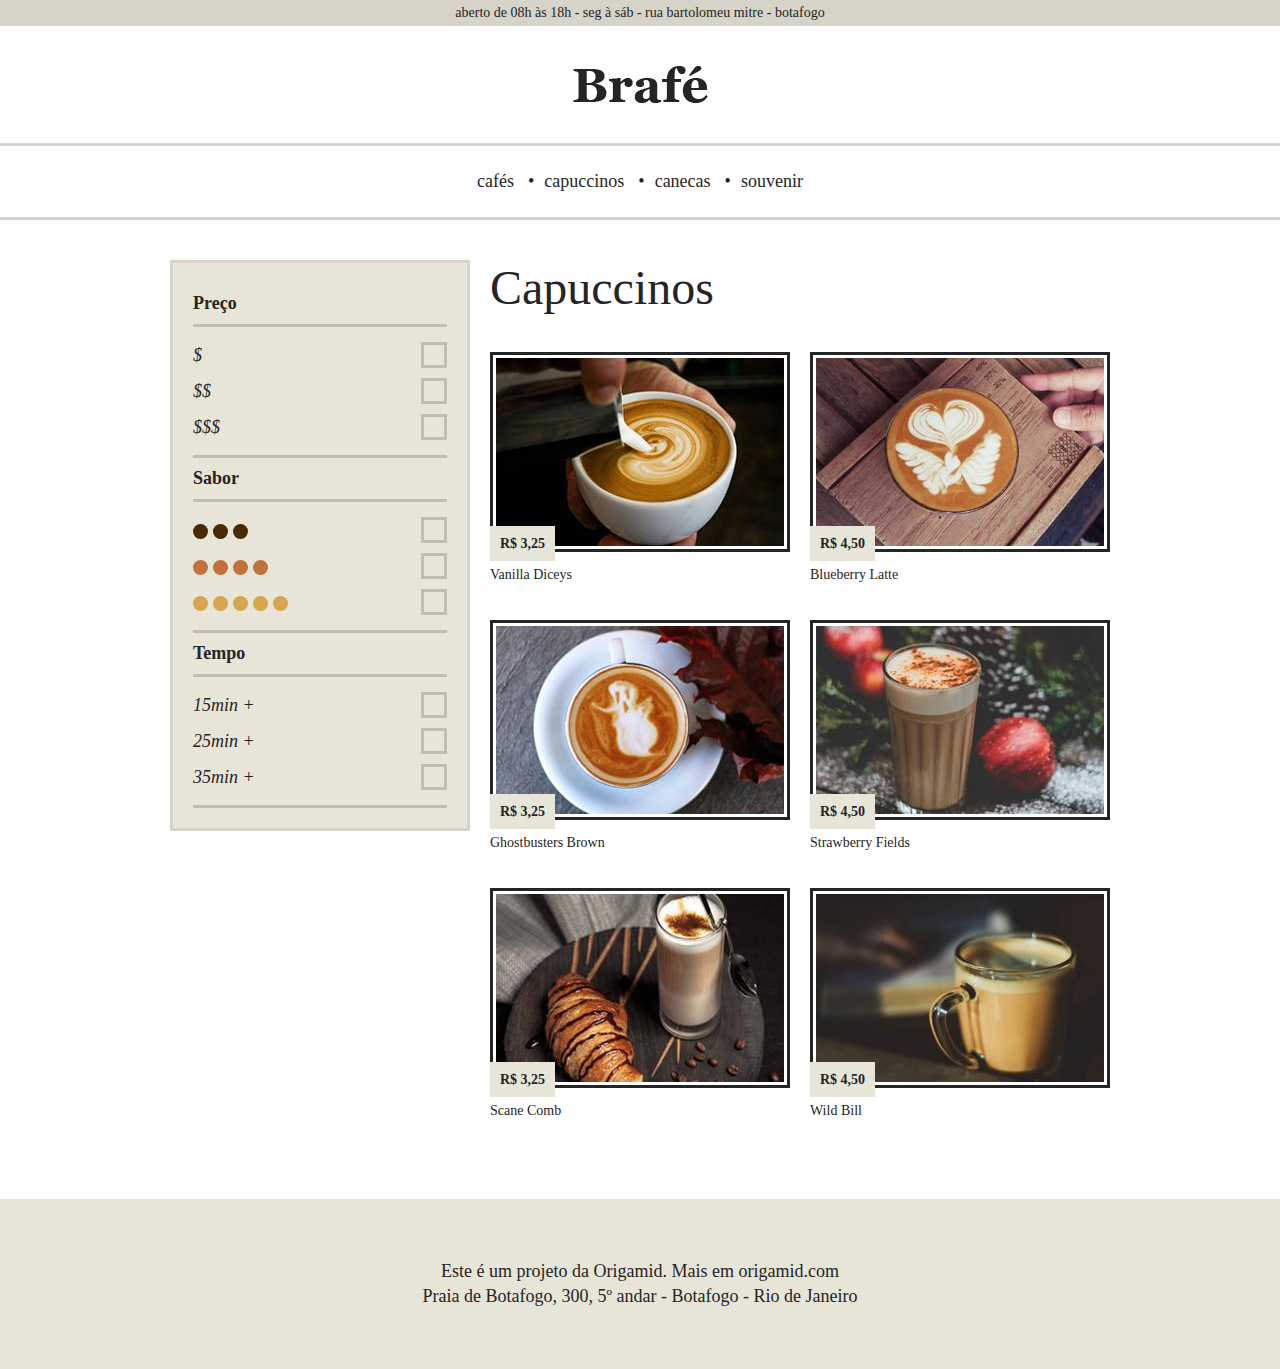
<file: Brafé 2/Grid/index.html>
<!DOCTYPE html>
<html>
<head>
	<title>Brafé 2</title>
	<meta charset="utf-8">
	<meta name="viewport" content="width=device-width, initial-scale=1, shrink-to-fit=no">
	<link rel="stylesheet" type="text/css" href="css/style.css">
	<link rel="stylesheet" type="text/css" href="css/grid.css">
</head>
<body>
	
	<header>
		<div class="header-informacoes">
			<p>aberto de 08h às 18h - seg à sáb - rua bartolomeu mitre - botafogo</p>
		</div>
		<a class="header-logo" href="index.html">
			<img src="img/brafe.png" alt="Brafé">
		</a>
		<nav class="header-menu">
			<ul>
				<li><a href="#">cafés</a></li>
				<li><a href="#">capuccinos</a></li>
				<li><a href="#">canecas</a></li>
				<li><a href="#">souvenir</a></li>
			</ul>
		</nav>
	</header>
	
	<div class="container">
		<nav class="filtro grid-4">
			<h2>Preço</h2>
			<ul>
				<li>$</li>
				<li>$$</li>
				<li>$$$</li>
			</ul>
			<h2>Sabor</h2>
			<ul class="sabor">
				<li><span class="sabor-3">Marrom</span></li>
				<li><span class="sabor-4">Laranja</span></li>
				<li><span class="sabor-5">Amarelo</span></li>
			</ul>
			<h2>Tempo</h2>
			<ul>
				<li>15min +</li>
				<li>25min +</li>
				<li>35min +</li>
			</ul>
		</nav>
		
		<section class="produtos grid-8">
			<h1>Capuccinos</h1>
			<ul class="row-mobile">
				<li class="grid-mobile-6">
					<img src="img/cafe-1.jpg" alt="Café 1">
					<span>R$ 3,25</span>
					<h2>Vanilla Diceys</h2>
				</li>
				
				<li class="grid-mobile-6">
					<img src="img/cafe-2.jpg" alt="Café 1">
					<span>R$ 4,50</span>
					<h2>Blueberry Latte</h2>
				</li>
				
				<li class="grid-mobile-6">
					<img src="img/cafe-3.jpg" alt="Café 1">
					<span>R$ 3,25</span>
					<h2>Ghostbusters Brown</h2>
				</li>
				
				<li class="grid-mobile-6">
					<img src="img/cafe-4.jpg" alt="Café 1">
					<span>R$ 4,50</span>
					<h2>Strawberry Fields</h2>
				</li>
				
				<li class="grid-mobile-6">
					<img src="img/cafe-5.jpg" alt="Café 1">
					<span>R$ 3,25</span>
					<h2>Scane Comb</h2>
				</li>
				
				<li class="grid-mobile-6">
					<img src="img/cafe-6.jpg" alt="Café 1">
					<span>R$ 4,50</span>
					<h2>Wild Bill</h2>
				</li>
			</ul>
		</section>
	</div>
	
	<footer class="footer">
		<p>Este é um projeto da Origamid. Mais em origamid.com</p>
		<p>Praia de Botafogo, 300, 5º andar - Botafogo - Rio de Janeiro</p>
	</footer>
	
</body>
</html>
</file>
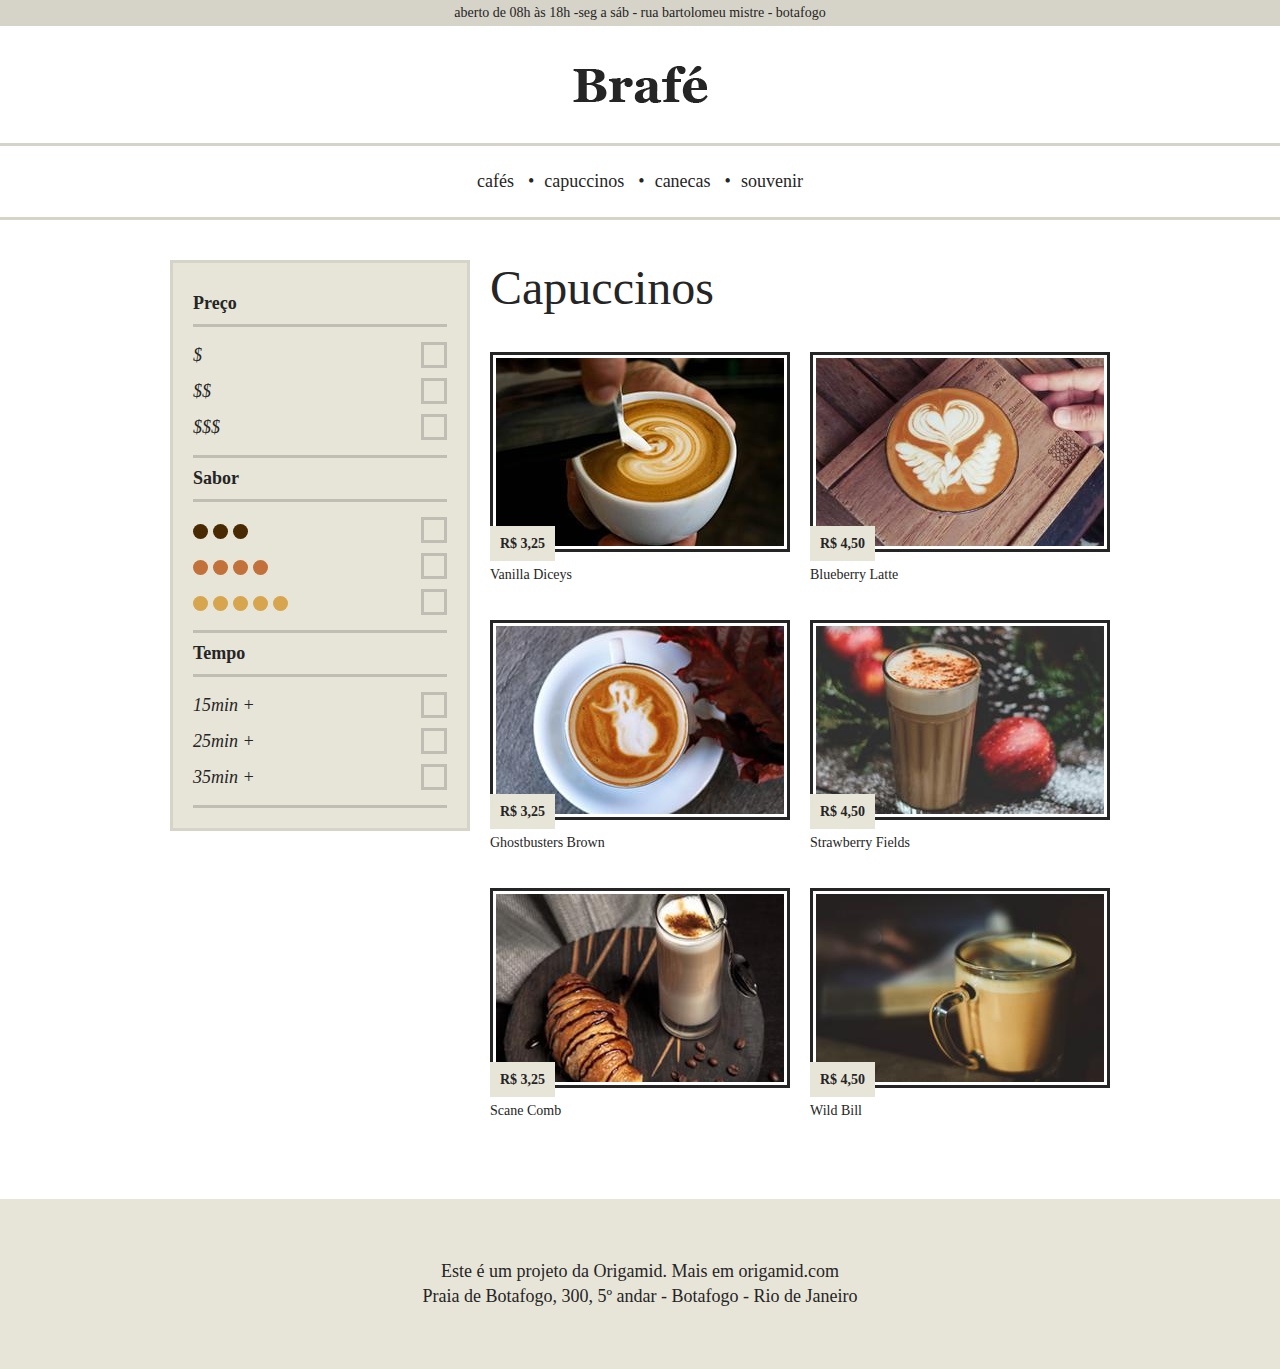
<file: Brafé 2/Puro/index.html>
<!DOCTYPE html>
<html lang="pt-br">
<head>
  <meta charset="UTF-8">
  <meta name="viewport" content="width=device-width, initial-scale=1.0, shrink-to-fit=no">
  <link rel="stylesheet" href="css/style.css">
  <title>Document</title>
</head>
<body>
  <header>
    <div class="header-info">
      <p>aberto de 08h às 18h -seg a sáb - rua bartolomeu mistre - botafogo</p>
    </div>
    <a href="index.html" class="header-logo">
      <img src="img/brafe.png" alt="brafe">
    </a>
    <nav class="header-menu">
      <ul>
        <li><a href="#">cafés</a></li>
        <li><a href="#">capuccinos</a></li>
        <li><a href="#">canecas</a></li>
        <li><a href="#">souvenir</a></li>
      </ul>
    </nav>
  </header>

  <div class="container">
    <nav class="filtro">
      <h2>Preço</h2>
      <ul>
        <li>$</li>
        <li>$$</li>
        <li>$$$</li>
      </ul>
      <h2>Sabor</h2>
      <ul class="sabor">
        <li><span class="sabor-3">Preto</span></li>
        <li><span class="sabor-4">Marrom</span></li>
        <li><span class="sabor-5">Amarelo</span></li>
      </ul>
      <h2>Tempo</h2>
      <ul>
        <li>15min +</li>
        <li>25min +</li>
        <li>35min +</li>
      </ul>
    </nav>

    <section class="produtos">
      <h1>Capuccinos</h1>
      <ul>
        <li>
          <img src="img/cafe-1.jpg" alt="cafe">
          <span>R$ 3,25</span>
          <h2>Vanilla Diceys</h2>
        </li>

        <li>
          <img src="img/cafe-2.jpg" alt="cafe">
          <span>R$ 4,50</span>
          <h2>Blueberry Latte</h2>
        </li>

        <li>
          <img src="img/cafe-3.jpg" alt="cafe">
          <span>R$ 3,25</span>
          <h2>Ghostbusters Brown</h2>
        </li>

        <li>
          <img src="img/cafe-4.jpg" alt="cafe">
          <span>R$ 4,50</span>
          <h2>Strawberry Fields</h2>
        </li>

        <li>
          <img src="img/cafe-5.jpg" alt="cafe">
          <span>R$ 3,25</span>
          <h2>Scane Comb</h2>
        </li>

        <li>
          <img src="img/cafe-6.jpg" alt="cafe">
          <span>R$ 4,50</span>
          <h2>Wild Bill</h2>
        </li>
      </ul>
    </section>
  </div>

  <footer class="footer">
    <p>Este é um projeto da Origamid. Mais em origamid.com</p>
    <p>Praia de Botafogo, 300, 5º andar - Botafogo - Rio de Janeiro</p>
  </footer> 

</body>
</html>
</file>
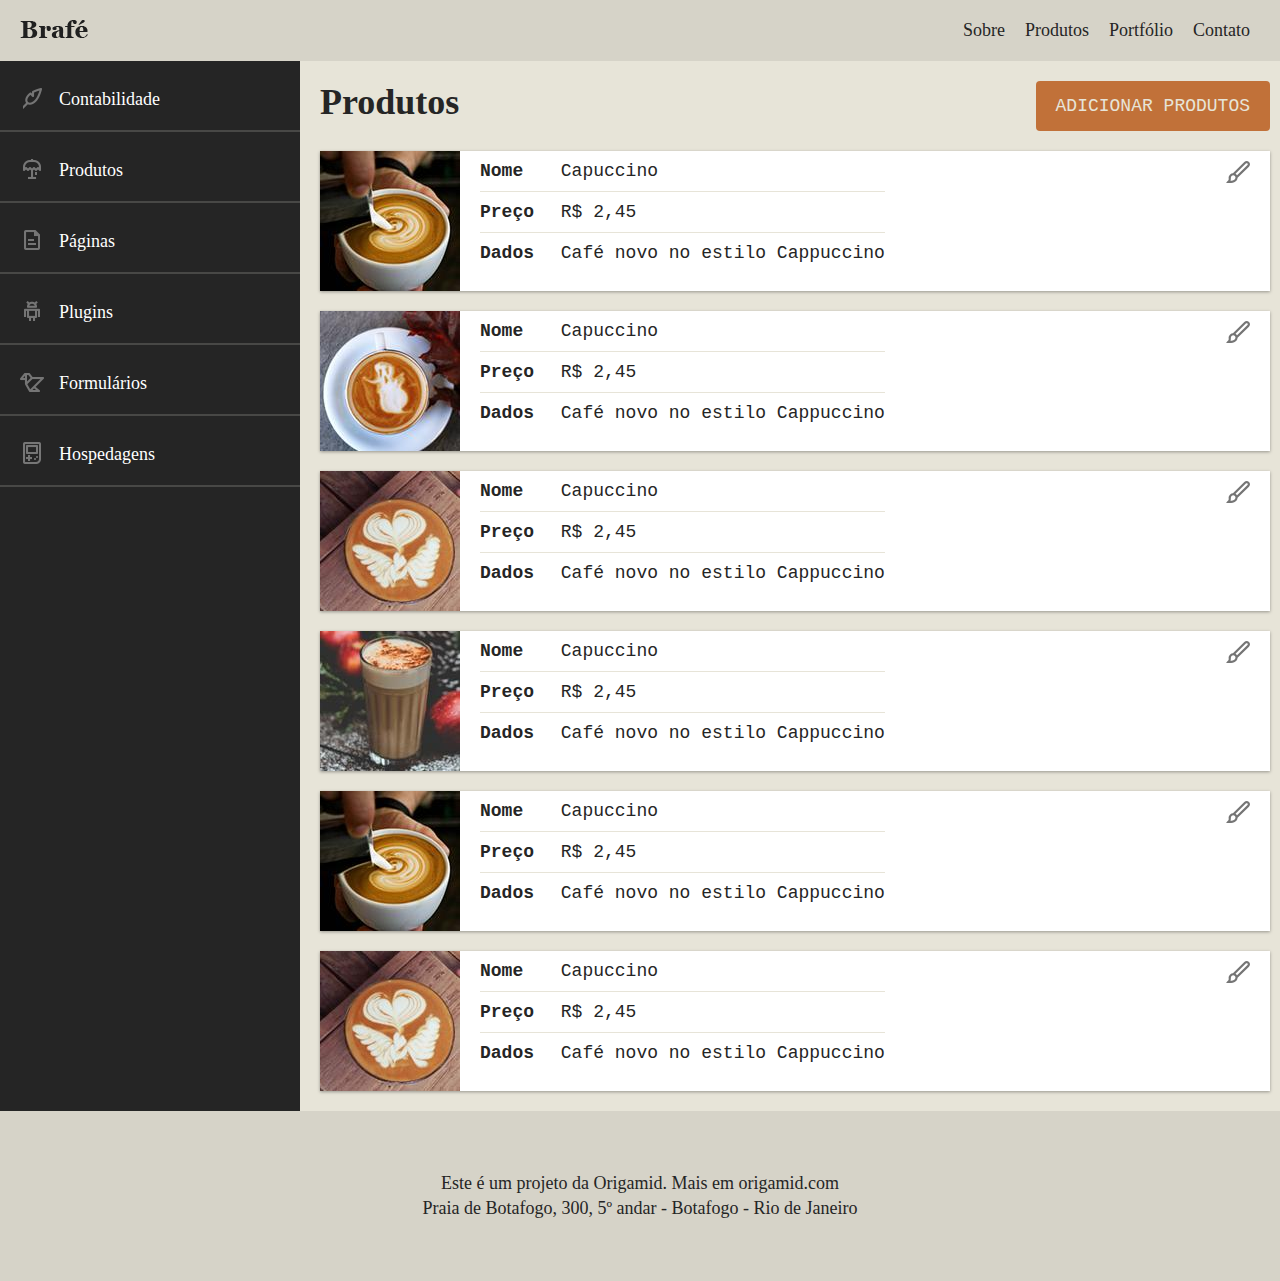
<file: Brafé 3/Flexbox/index.html>
<!DOCTYPE html>
<html>
<head>
	<title>Brafé 3</title>
	<meta charset="utf-8">
	<meta name="viewport" content="width=device-width, initial-scale=1, shrink-to-fit=no">
	<link rel="stylesheet" type="text/css" href="css/style.css">
</head>

<body>
	
<header class="header">
	<a class="header-logo" href="#">
		<img src="img/brafe.png" alt="Brafé">
	</a>
	<nav class="header-menu">
		<ul>
			<li><a href="#">Sobre</a></li>
			<li><a href="#">Produtos</a></li>
			<li><a href="#">Portfólio</a></li>
			<li><a href="#">Contato</a></li>
		</ul>
	</nav>
</header>
	
<main class="main-container">
	
	<nav class="side-nav">
		<ul>
			<li><a class="nav-contabilidade" href="#">Contabilidade</a></li>
			<li><a class="nav-produtos" href="#">Produtos</a></li>
			<li><a class="nav-paginas" href="#">Páginas</a></li>
			<li><a class="nav-plugins" href="#">Plugins</a></li>
			<li><a class="nav-formularios" href="#">Formulários</a></li>
			<li><a class="nav-hospedagens" href="#">Hospedagens</a></li>
		</ul>
	</nav>
	
	<section class="produtos">
		<header>
			<h1>Produtos</h1>
			<a class="adicionar-produtos" href="#">Adicionar Produtos</a>
		</header>
		<ul>
			<li class="produtos-item">
				<img src="img/cafe-1.jpg" alt="Café 1">
				<ul>
					<li><span>Nome</span> Capuccino</li>
					<li><span>Preço</span> R$ 2,45</li>
					<li><span>Dados</span> Café novo no estilo Cappuccino</li>
				</ul>
				<a href="#">Editar</a>
			</li>
			
			<li class="produtos-item">
				<img src="img/cafe-2.jpg" alt="Café 2">
				<ul>
					<li><span>Nome</span> Capuccino</li>
					<li><span>Preço</span> R$ 2,45</li>
					<li><span>Dados</span> Café novo no estilo Cappuccino</li>
				</ul>
				<a href="#">Editar</a>
			</li>
			
			<li class="produtos-item">
				<img src="img/cafe-3.jpg" alt="Café 3">
				<ul>
					<li><span>Nome</span> Capuccino</li>
					<li><span>Preço</span> R$ 2,45</li>
					<li><span>Dados</span> Café novo no estilo Cappuccino</li>
				</ul>
				<a href="#">Editar</a>
			</li>
			
			<li class="produtos-item">
				<img src="img/cafe-4.jpg" alt="Café 4">
				<ul>
					<li><span>Nome</span> Capuccino</li>
					<li><span>Preço</span> R$ 2,45</li>
					<li><span>Dados</span> Café novo no estilo Cappuccino</li>
				</ul>
				<a href="#">Editar</a>
			</li>
			
			<li class="produtos-item">
				<img src="img/cafe-1.jpg" alt="Café 1">
				<ul>
					<li><span>Nome</span> Capuccino</li>
					<li><span>Preço</span> R$ 2,45</li>
					<li><span>Dados</span> Café novo no estilo Cappuccino</li>
				</ul>
				<a href="#">Editar</a>
			</li>
			
			<li class="produtos-item">
				<img src="img/cafe-3.jpg" alt="Café 3">
				<ul>
					<li><span>Nome</span> Capuccino</li>
					<li><span>Preço</span> R$ 2,45</li>
					<li><span>Dados</span> Café novo no estilo Cappuccino</li>
				</ul>
				<a href="#">Editar</a>
			</li>
		</ul>
	</section>
</main>

	
<footer class="footer">
	<p>Este é um projeto da Origamid. Mais em origamid.com</p>
	<p>Praia de Botafogo, 300, 5º andar - Botafogo - Rio de Janeiro</p>
</footer>
	
</body>
	
</html>
</file>
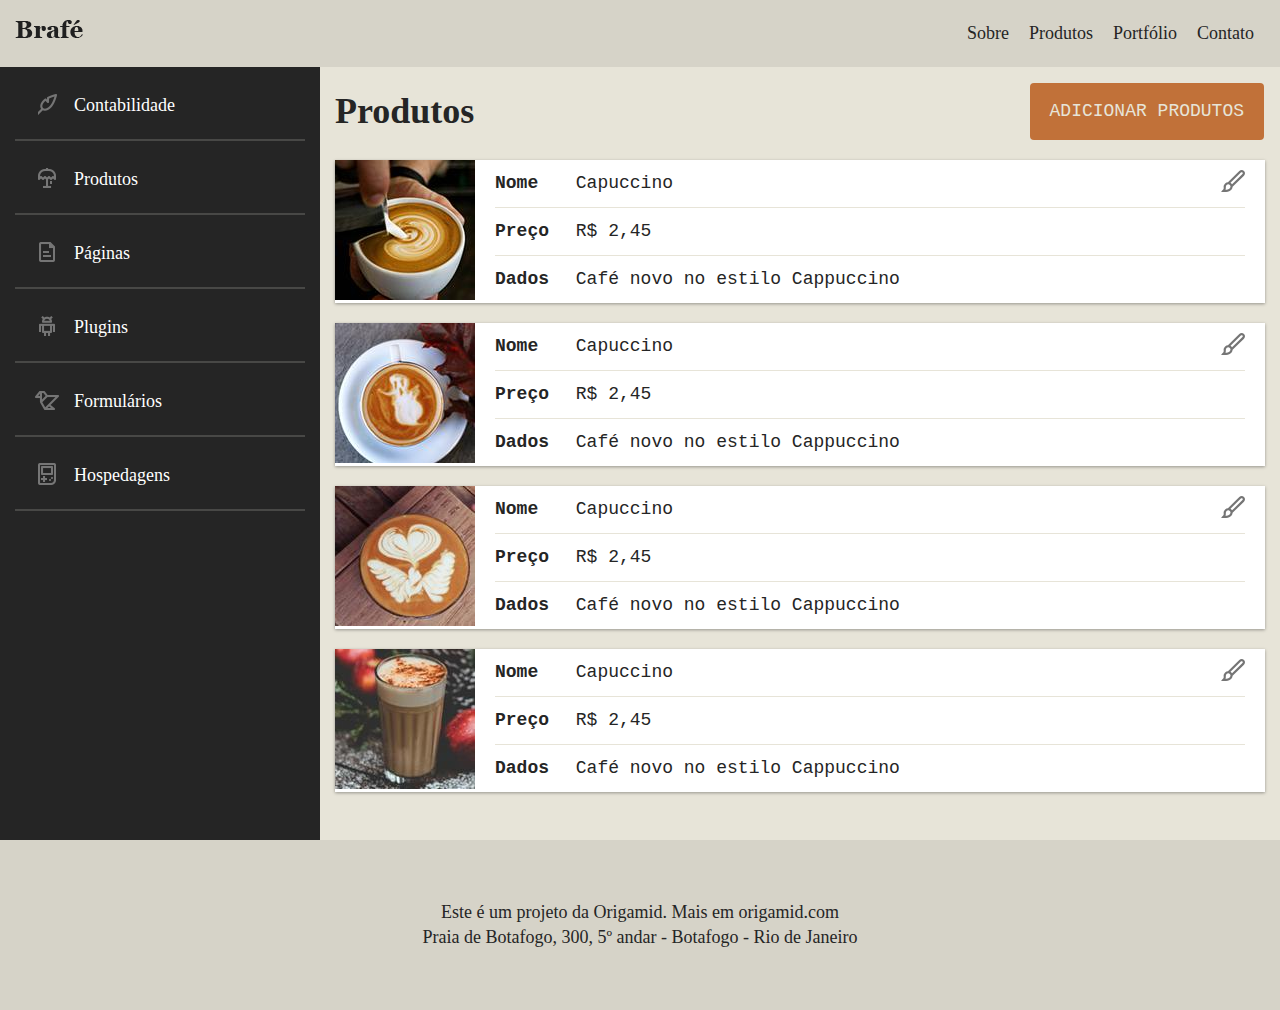
<file: Brafé 3/Framework/index.html>
<!DOCTYPE html>
<html>
<head>
	<title>Brafé 3</title>
	<meta charset="utf-8">
	<meta name="viewport" content="width=device-width, initial-scale=1, shrink-to-fit=no">
	<link rel="stylesheet" type="text/css" href="css/bootstrap.min.css">
	<link rel="stylesheet" type="text/css" href="css/style.css">
</head>

<body>
	
<header class="header">
	<div class="container-fluid">
		<div class="row">
			<a class="header-logo mr-auto col-md-4" href="#">
				<img src="img/brafe.png" alt="Brafé">
			</a>
			<nav class="header-menu mr-3 ml-3">
				<ul>
					<li><a href="#">Sobre</a></li>
					<li><a href="#">Produtos</a></li>
					<li><a href="#">Portfólio</a></li>
					<li><a href="#">Contato</a></li>
				</ul>
			</nav>
		</div>
	</div>
</header>
	
<main class="main-container container-fluid">
	
	<div class="row">
		<nav class="side-nav col-md-4 col-xl-3">
			<ul>
				<li><a class="nav-contabilidade" href="#">Contabilidade</a></li>
				<li><a class="nav-produtos" href="#">Produtos</a></li>
				<li><a class="nav-paginas" href="#">Páginas</a></li>
				<li><a class="nav-plugins" href="#">Plugins</a></li>
				<li><a class="nav-formularios" href="#">Formulários</a></li>
				<li><a class="nav-hospedagens" href="#">Hospedagens</a></li>
			</ul>
		</nav>

		<section class="produtos col-md-8 col-xl-9 mb-5">
			<header class="row align-items-center mt-3">
				<h1 class="col">Produtos</h1>
				<a class="adicionar-produtos mr-3 ml-3" href="#">Adicionar Produtos</a>
			</header>
			<ul>
				<li class="produtos-item">
					<div class="media">
					<img src="img/cafe-1.jpg" alt="Café 1">
					<ul class="media-body">
						<li><span>Nome</span> Capuccino</li>
						<li><span>Preço</span> R$ 2,45</li>
						<li><span>Dados</span> Café novo no estilo Cappuccino</li>
					</ul>
					<a href="#">Editar</a>
					</div>
				</li>
				
				<li class="produtos-item">
					<div class="media">
					<img src="img/cafe-2.jpg" alt="Café 2">
					<ul class="media-body">
						<li><span>Nome</span> Capuccino</li>
						<li><span>Preço</span> R$ 2,45</li>
						<li><span>Dados</span> Café novo no estilo Cappuccino</li>
					</ul>
					<a href="#">Editar</a>
					</div>
				</li>
				
				<li class="produtos-item">
					<div class="media">
					<img src="img/cafe-3.jpg" alt="Café 3">
					<ul class="media-body">
						<li><span>Nome</span> Capuccino</li>
						<li><span>Preço</span> R$ 2,45</li>
						<li><span>Dados</span> Café novo no estilo Cappuccino</li>
					</ul>
					<a href="#">Editar</a>
					</div>
				</li>
				
				<li class="produtos-item">
					<div class="media">
					<img src="img/cafe-4.jpg" alt="Café 4">
					<ul class="media-body">
						<li><span>Nome</span> Capuccino</li>
						<li><span>Preço</span> R$ 2,45</li>
						<li><span>Dados</span> Café novo no estilo Cappuccino</li>
					</ul>
					<a href="#">Editar</a>
					</div>
				</li>

			</ul>
		</section>
	</div>
</main>

<footer class="footer">
	<p>Este é um projeto da Origamid. Mais em origamid.com</p>
	<p>Praia de Botafogo, 300, 5º andar - Botafogo - Rio de Janeiro</p>
</footer>
	
</body>
	
</html>
</file>
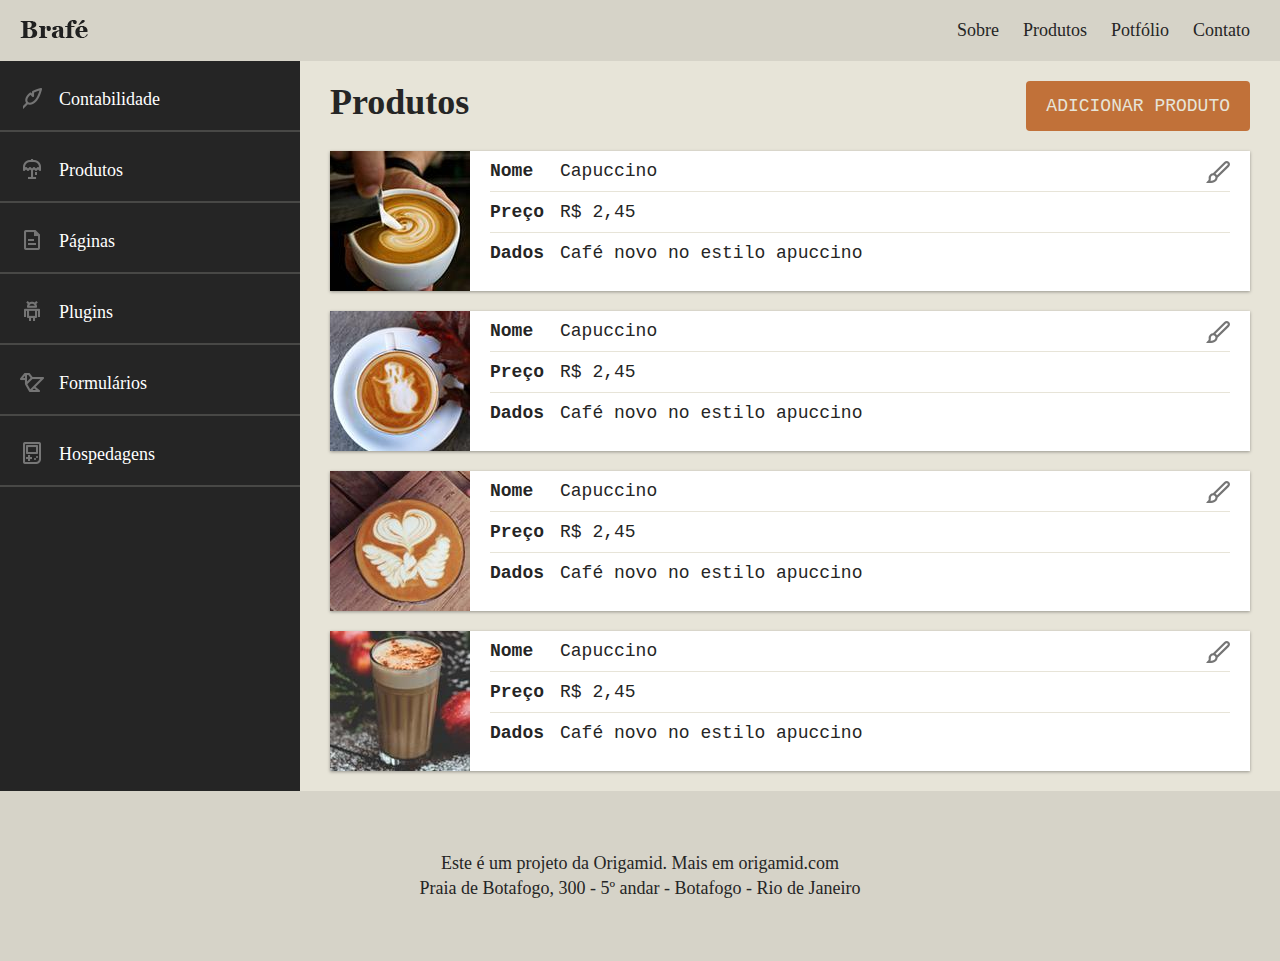
<file: Brafé 3/Puro/index.html>
<!DOCTYPE html>
<html lang="pt-br">
<head>
  <meta charset="UTF-8">
  <meta name="viewport" content="width=device-width, initial-scale=1.0, shrink-to-fit=no">
  <title>Brafé 3</title>
  <link rel="stylesheet" href="css/style.css">
</head>

<body>
  
  <header class="header">
    <a class="header-logo" href="#">
      <img src="img/brafe.png" alt="brafe">
    </a>
    <nav class="header-menu">
      <ul>
        <li><a href="#">Sobre</a></li>
        <li><a href="#">Produtos</a></li>
        <li><a href="#">Potfólio</a></li>
        <li><a href="#">Contato</a></li>
      </ul>
    </nav>
  </header>

  <main class="main-container">
    <nav class="side-nav">
      <ul>
        <li><a class="nav-contabilidade" href="#">Contabilidade</a></li>
        <li><a class="nav-produtos" href="#">Produtos</a></li>
        <li><a class="nav-paginas" href="#">Páginas</a></li>
        <li><a class="nav-plugins" href="#">Plugins</a></li>
        <li><a class="nav-formularios" href="#">Formulários</a></li>
        <li><a class="nav-hospedagens" href="#">Hospedagens</a></li>
      </ul>
    </nav>

    <section class="produtos">
      <header>
        <h1>Produtos</h1>
        <a class="adicionar-produtos" href="#">Adicionar produto</a>
      </header>
      <ul>
        <li class="produtos-item">
          <img src="img/cafe-1.jpg" alt="cafe">
          <ul>
            <li><span>Nome</span>Capuccino</li>
            <li><span>Preço</span>R$ 2,45</li>
            <li><span>Dados</span>Café novo no estilo apuccino</li>
          </ul>
          <a href="#">Editar</a>
        </li>

        <li class="produtos-item">
          <img src="img/cafe-2.jpg" alt="cafe">
          <ul>
            <li><span>Nome</span>Capuccino</li>
            <li><span>Preço</span>R$ 2,45</li>
            <li><span>Dados</span>Café novo no estilo apuccino</li>
          </ul>
          <a href="#">Editar</a>
        </li>

        <li class="produtos-item">
          <img src="img/cafe-3.jpg" alt="cafe">
          <ul>
            <li><span>Nome</span>Capuccino</li>
            <li><span>Preço</span>R$ 2,45</li>
            <li><span>Dados</span>Café novo no estilo apuccino</li>
          </ul>
          <a href="#">Editar</a>
        </li>

        <li class="produtos-item">
          <img src="img/cafe-4.jpg" alt="cafe">
          <ul>
            <li><span>Nome</span>Capuccino</li>
            <li><span>Preço</span>R$ 2,45</li>
            <li><span>Dados</span>Café novo no estilo apuccino</li>
          </ul>
          <a href="#">Editar</a>
        </li>
      </ul>
    </section>
  </main>

  <footer class="footer">
    <p>Este é um projeto da Origamid. Mais em origamid.com</p>
    <p>Praia de Botafogo, 300 - 5º andar - Botafogo - Rio de Janeiro</p>
  </footer>

</body>

</html>
</file>
<file: Brafé 1/Grid/css/grid.css>
.container {
  max-width: 960px;
  margin: 0 auto;
}

.container::after, .container::before {
  content: '';
  display: table;
  clear: both;
}

.grid-1, .grid-2, .grid-3, .grid-4, .grid-5, .grid-6, .grid-7, .grid-8, .grid-9, .grid-10, .grid-11, .grid-12 {
  margin-left: 10px;
  margin-right: 10px;
  float: left;
  display: block;
  min-height: 1px;
}

.grid-1 {
  width: calc(8.333% - 20px);
}

.grid-2 {
  width: calc(16.666% - 20px);
}

.grid-3 {
  width: calc(25% - 20px);
}

.grid-4 {
  width: calc(33.333% - 20px);
}

.grid-5 {
  width: calc(41.666% - 20px);
}

.grid-6 {
  width: calc(50% - 20px);
}

.grid-7 {
  width: calc(58.333% - 20px);
}

.grid-8 {
  width: calc(66.666% - 20px);
}

.grid-9 {
  width: calc(75% - 20px);
}

.grid-10 {
  width: calc(83.333% - 20px);
}

.grid-11 {
  width: calc(91.666% - 20px);
}

.grid-12 {
  width: calc(100% - 20px);
}

@media (max-width: 739px) {
  .container {
    max-width: 300px;
  }

  .grid-1, .grid-2, .grid-3, .grid-4, .grid-5, .grid-6, .grid-7, .grid-8, .grid-9, .grid-10, .grid-11, .grid-12 {
    width: 100%;
    margin-left: 0px;
    margin-right: 0px;
    float: none;
  }
}
</file>
<file: Brafé 2/Flexbox/css/style.css>
body, p, h1, h2, ul, li {
	margin: 0px;
	padding: 0px;
}

li {
	list-style: none;
}

body {
	font-family: Georgia, serif;
	color: #252525;
}

* {
	box-sizing: border-box;
}

/* MENU */

.header-informacoes {
	font-size: 0.875em;
	background: #d6d3c8;
	padding: 5px 0;
	text-align: center;
}

.header-logo img {
	display: block;
	margin: 40px auto;
}

.header-menu {
	border-top: 3px solid #d6d3c8;
	border-bottom: 3px solid #d6d3c8;
	text-align: center;
	margin-bottom: 40px;
	padding: 20px 0;
}

.header-menu li {
	display: inline-block;
}

.header-menu li a {
	display: block;
	padding: 5px 10px 5px 0;
	text-decoration: none;
	color: #252525;
	font-size: 1.125em;
}

.header-menu li a::before {
	content: '•';
	padding-right: 10px;
}

.header-menu li:first-child a::before {
	content: '';
}

/* FILTRO */

.filtro {
	background: #e7e4d8;
	border: 3px solid #d6d3c8;
	padding: 20px;
}

@media (max-width: 739px) {
	.filtro {
		display: none;
	}
}

.filtro h2 {
	font-size: 1.125em;
	padding: 10px 0
}

.filtro ul {
	border-top: 3px solid #c0beb4;
	border-bottom: 3px solid #c0beb4;
	padding: 10px 0;
}

.filtro li {
	font-style: italic;
	font-size: 1.125em;
	line-height: 2;
}

.filtro li::after {
	content: '';
	display: block;
	width: 20px;
	height: 20px;
	border: 3px solid #c0beb4;
	float: right;
	margin-top: 5px;
}

.sabor {
	overflow: hidden;
}

.sabor span {
	text-indent: -200px;
	display: inline-block;
	width: 15px;
	height: 15px;
	background: currentColor;
	border-radius: 50%;
	vertical-align: middle;
}

.sabor-3 {
	color: #492901;
	box-shadow: 20px 0 0 0 currentColor,
							40px 0 0 0 currentColor;
}

.sabor-4 {
	color: #c17139;
	box-shadow: 20px 0 0 0 currentColor,
							40px 0 0 0 currentColor,
							60px 0 0 0 currentColor;
}

.sabor-5 {
	color: #d7a54d;
	box-shadow: 20px 0 0 0 currentColor,
							40px 0 0 0 currentColor,
							60px 0 0 0 currentColor,
							80px 0 0 0 currentColor;
}

/*PRODUTOS*/

.produtos h1 {
	font-size: 3em;
	font-weight: normal;
}

.produtos li img {
	display: block;
	max-width: 100%;
	border: 3px solid #fff;
	box-shadow: 0 0 0 3px #252525;
	margin: 40px 3px 0 3px;
}

.produtos li span {
	background: #e7e4d8;
	padding: 10px;
	font-size: 0.875em;
	font-weight: bold;
	position: relative;
	top: -15px;;
}

.produtos li h2 {
	font-size: 0.875em;
	font-weight: normal;
}

.footer {
	background: #e7e4d8;
	text-align: center;
	padding: 60px 0;
	font-size: 1.125em;
	line-height: 1.4em;
	margin-top: 80px;
}
</file>
<file: Brafé 2/Flexbox/css/flex.css>
.flex {
  max-width: 960px;
  display: flex;
  margin: 0 auto;
  flex-wrap: wrap;
}

.flex-row {
  margin-left: -10px;
  margin-right: -10px;
  display: flex;
  flex-wrap: wrap;
}

.flex-item-4, .flex-item-6, .flex-item-8 {
  margin-left: 10px;
  margin-right: 10px;
  align-self: flex-start;
}

.flex-item-4 {
  flex: 0 0 calc(33.333% - 20px);
  max-width: calc(33.333% - 20px);
}

.flex-item-6 {
  flex: 0 0 calc(50% - 20px);
  max-width: calc(50% - 20px);
}

.flex-item-8 {
  flex: 0 0 calc(66.666% - 20px);
  max-width: calc(66.666% - 20px);
}

@media (max-width: 739px) {

  .flex {
    max-width: 300px;
    flex-direction: column;
  }

  .flex-item-4, .flex-item-8 {
    margin-left: 0;
    margin-right: 0;
    max-width: 100%;
    align-self: auto;
  }

}
</file>
<file: Brafé 2/Framework/css/style.css>
body, p, h1, h2, ul, li {
	margin: 0px;
	padding: 0px;
}

li {
	list-style: none;
}

body {
	font-family: Georgia, serif;
	color: #252525;
}

* {
	box-sizing: border-box;
}

/* MENU */

.header-informacoes {
	font-size: 0.875em;
	background: #d6d3c8;
	padding: 5px 0;
	text-align: center;
}

.header-logo img {
	display: block;
	margin: 40px auto;
}

.header-menu {
	border-top: 3px solid #d6d3c8;
	border-bottom: 3px solid #d6d3c8;
	text-align: center;
	margin-bottom: 40px;
	padding: 20px 0;
}

.header-menu li {
	display: inline-block;
}

.header-menu li a {
	display: block;
	padding: 5px 10px 5px 0;
	text-decoration: none;
	color: #252525;
	font-size: 1.125em;
}

.header-menu li a::before {
	content: '•';
	padding-right: 10px;
}

.header-menu li:first-child a::before {
	content: '';
}

/* FILTRO */

.filtro {
	background: #e7e4d8;
	border: 3px solid #d6d3c8;
	padding: 20px;
	align-self: flex-start;
}

@media (max-width: 768px) {
	.filtro {
		display: none;
	}
}

.filtro h2 {
	font-size: 1.125em;
	padding: 10px 0;
	font-weight: bold;
}

.filtro ul {
	border-top: 3px solid #c0beb4;
	border-bottom: 3px solid #c0beb4;
	padding: 10px 0;
}

.filtro li {
	font-style: italic;
	font-size: 1.125em;
	line-height: 2;
}

.filtro li::after {
	content: '';
	display: block;
	width: 20px;
	height: 20px;
	border: 3px solid #c0beb4;
	float: right;
	margin-top: 5px;
}

.sabor {
	overflow: hidden;
}

.sabor span {
	text-indent: -200px;
	display: inline-block;
	width: 15px;
	height: 15px;
	background: currentColor;
	border-radius: 50%;
	vertical-align: middle;
}

.sabor-3 {
	color: #492901;
	box-shadow: 20px 0 0 0 currentColor,
							40px 0 0 0 currentColor;
}

.sabor-4 {
	color: #c17139;
	box-shadow: 20px 0 0 0 currentColor,
							40px 0 0 0 currentColor,
							60px 0 0 0 currentColor;
}

.sabor-5 {
	color: #d7a54d;
	box-shadow: 20px 0 0 0 currentColor,
							40px 0 0 0 currentColor,
							60px 0 0 0 currentColor,
							80px 0 0 0 currentColor;
}

/*PRODUTOS*/

.produtos h1 {
	font-size: 3em;
	font-weight: normal;
}

.produtos li img {
	display: block;
	max-width: 100%;
	border: 3px solid #fff;
	box-shadow: 0 0 0 3px #252525;
	margin: 40px 3px 0 3px;
}

.produtos li span {
	background: #e7e4d8;
	padding: 10px;
	font-size: 0.875em;
	font-weight: bold;
	position: relative;
	top: -15px;;
}

.produtos li h2 {
	font-size: 0.875em;
	font-weight: normal;
}

.footer {
	background: #e7e4d8;
	text-align: center;
	padding: 60px 0;
	font-size: 1.125em;
	line-height: 1.4em;
	margin-top: 80px;
}
</file>
<file: Brafé 2/Grid/css/style.css>
body, p, h1, h2, ul, li {
	margin: 0px;
	padding: 0px;
}

li {
	list-style: none;
}

body {
	font-family: Georgia, serif;
	color: #252525;
}

* {
	box-sizing: border-box;
}

/* MENU */

.header-informacoes {
	font-size: 0.875em;
	background: #d6d3c8;
	padding: 5px 0;
	text-align: center;
}

.header-logo img {
	display: block;
	margin: 40px auto;
}

.header-menu {
	border-top: 3px solid #d6d3c8;
	border-bottom: 3px solid #d6d3c8;
	text-align: center;
	margin-bottom: 40px;
	padding: 20px 0;
}

.header-menu li {
	display: inline-block;
}

.header-menu li a {
	display: block;
	padding: 5px 10px 5px 0;
	text-decoration: none;
	color: #252525;
	font-size: 1.125em;
}

.header-menu li a::before {
	content: '•';
	padding-right: 10px;
}

.header-menu li:first-child a::before {
	content: '';
}

/* FILTRO */

.filtro {
	background: #e7e4d8;
	border: 3px solid #d6d3c8;
	padding: 20px;
}

.filtro h2 {
	font-size: 1.125em;
	padding: 10px 0
}

.filtro ul {
	border-top: 3px solid #c0beb4;
	border-bottom: 3px solid #c0beb4;
	padding: 10px 0;
}

.filtro li {
	font-style: italic;
	font-size: 1.125em;
	line-height: 2;
}

.filtro li::after {
	content: '';
	display: block;
	width: 20px;
	height: 20px;
	border: 3px solid #c0beb4;
	float: right;
	margin-top: 5px;
}

.sabor {
	overflow: hidden;
}

.sabor span {
	text-indent: -200px;
	display: inline-block;
	width: 15px;
	height: 15px;
	background: currentColor;
	border-radius: 50%;
	vertical-align: middle;
}

.sabor-3 {
	color: #492901;
	box-shadow: 20px 0 0 0 currentColor,
							40px 0 0 0 currentColor;
}

.sabor-4 {
	color: #c17139;
	box-shadow: 20px 0 0 0 currentColor,
							40px 0 0 0 currentColor,
							60px 0 0 0 currentColor;
}

.sabor-5 {
	color: #d7a54d;
	box-shadow: 20px 0 0 0 currentColor,
							40px 0 0 0 currentColor,
							60px 0 0 0 currentColor,
							80px 0 0 0 currentColor;
}

/*PRODUTOS*/

.produtos h1 {
	font-size: 3em;
	font-weight: normal;
}

.produtos li img {
	display: block;
	max-width: 100%;
	border: 3px solid #fff;
	box-shadow: 0 0 0 3px #252525;
	margin: 40px 3px 0 3px;
}

.produtos li span {
	background: #e7e4d8;
	padding: 10px;
	font-size: 0.875em;
	font-weight: bold;
	position: relative;
	top: -15px;;
}

.produtos li h2 {
	font-size: 0.875em;
	font-weight: normal;
}

.footer {
	background: #e7e4d8;
	text-align: center;
	padding: 60px 0;
	font-size: 1.125em;
	line-height: 1.4em;
	margin-top: 80px;
}

@media (max-width: 739px) {

  nav.filtro {
		display: none;
	}

}
</file>
<file: Brafé 2/Grid/css/grid.css>
.container {
  max-width: 960px;
  margin: 0 auto;
}

.container::after, .container::before {
  content: '';
  display: table;
  clear: both;
}

.grid-1, .grid-2, .grid-3, .grid-4, .grid-5, .grid-6, .grid-mobile-6, .grid-7, .grid-8, .grid-9, .grid-10, .grid-11, .grid-12 {
  float: left;
  display: block;
  min-height: 1px;
  margin-left: 10px;
  margin-right: 10px;
}

.grid-1 {
  width: calc(8.333% - 20px);
}

.grid-2 {
  width: calc(16.666% - 20px);
}

.grid-3 {
  width: calc(25% - 20px);
}

.grid-4 {
  width: calc(33.333% - 20px);
}

.grid-5 {
  width: calc(41.666% - 20px);
}

.grid-6, .grid-mobile-6 {
  width: calc(50% - 20px);
}

.grid-7 {
  width: calc(58.333% - 20px);
}

.grid-8 {
  width: calc(66.666% - 20px);
}

.grid-9 {
  width: calc(75% - 20px);
}

.grid-10 {
  width: calc(83.333% - 20px);
}

.grid-11 {
  width: calc(91.666% - 20px);
}

.grid-12 {
  width: calc(100% - 20px);
}

.row, .row-mobile {
  margin-left: -10px;
  margin-right: -10px;
}

.row::after, .row::before, .row-mobile::after, .row-mobile::before  {
  content: '';
  display: table;
  clear: both;
}

@media (max-width: 739px) {

  .container {
    max-width: 300px;
  }

  .grid-1, .grid-2, .grid-3, .grid-4, .grid-5, .grid-6, .grid-7, .grid-8, .grid-9, .grid-10, .grid-11, .grid-12 {
    float: none;
    width: 100%;
    margin-left: 0px;
    margin-right: 0px;
  }

  .row {
    margin-left: 0px;
    margin-right: 0px;
  }

}
</file>
<file: Brafé 2/Puro/css/style.css>
body, p, h1, h2, ul, li {
  margin: 0px;
  padding: 0px;
}

li {
  list-style: none;
}

body {
  font-family: Georgia, serif;
  color: #252525;
}

* {
  box-sizing: border-box;
}


/* MENU */

.header-info {
  font-size: 0.875em;
  background: #d6d3c8;
  padding: 5px 0;
  text-align: center;
}

.header-logo img{
  display: block;
  margin: 40px auto;
}

.header-menu {
  border-top: 3px solid #d6d3c8;
  border-bottom: 3px solid #d6d3c8;
  text-align: center;
  margin-bottom: 40px;
  padding: 20px 0;
}

.header-menu li{
  display: inline-block;
}

.header-menu li a {
  display: block;
  padding: 5px 10px 5px 0;
  text-decoration: none;
  color: #252525;
  font-size: 1.125em;
}

.header-menu li a::before {
  content: '•';
  padding-right: 10px;
}

.header-menu li:first-child a::before {
  content: '';
}

/* CONTEÚDO */

.container {
  max-width: 960px;
  margin: 0 auto;
}

.container::after, .container::before {
  content: '';
  display: table;
  clear: both;
}

@media (min-width: 740px) and (max-width: 980px) {

  .container {
    max-width: 720px;
  }

}

@media (max-width: 739px) {

  .container {
    max-width: 300px;
  }

}

/* FILTRO */

.filtro {
  background: #e7e4d8;
  border: 3px solid #d6d3c8;
  width: 300px;
  margin: 0 10px;
  padding: 20px;
  float: left;
}

.filtro h2 {
  font-size: 1.125em;
  padding: 10px 0;
}

.filtro ul {
  border-top: 3px solid #c0beb4;
  border-bottom: 3px solid #c0beb4;
  padding: 10px 0;
}

.filtro li {
  font-style: italic;
  font-size: 1.125em;
  line-height: 2;
}

.filtro li::after {
  content: '';
  display: block;
  height: 20px;
  width: 20px;
  border: 3px solid #c0beb4;
  float: right;
  margin-top: 5px;
}

.sabor {
  overflow: hidden;
}

.sabor span {
  display: inline-block;
  text-indent: -100px;
  width: 15px;
  height: 15px;
  background: currentColor;
  border-radius: 50%;
  vertical-align: middle;
}

.sabor-3 {
  color: #492901;
  box-shadow: 20px 0 0 0 currentColor,
              40px 0 0 0 currentColor;
}

.sabor-4 {
  color: #c17139;
  box-shadow: 20px 0 0 0 currentColor,
              40px 0 0 0 currentColor,
              60px 0 0 0 currentColor;
}

.sabor-5 {
  color: #d7a54d;
  box-shadow: 20px 0 0 0 currentColor,
              40px 0 0 0 currentColor,
              60px 0 0 0 currentColor,
              80px 0 0 0 currentColor;
}

@media (min-width: 740px) and (max-width: 980px) {

  .filtro {
    max-width: 220px;
  }

}

@media (max-width: 739px) {

  .filtro {
    display: none;
  }

}

/* PRODUTOS */

.produtos {
  width: 620px;
  margin: 0 10px;
  float: left;
}

.produtos h1 {
  font-size: 3em;
  font-weight: normal;
}

.produtos li {
  width: 300px;
  float: left;
}

.produtos li:nth-child(even) {
  margin-left: 20px;
}

.produtos li img {
  display: block;
  max-width: 100%;
  border: 3px solid #fff;
  box-shadow: 0 0 0 3px #252525;
  margin: 40px 3px 0 3px;
}

.produtos li span {
  background: #e7e4d8;
  padding: 10px;
  font-size: 0.875em;
  font-weight: bold;
  position: relative;
  top: -15px;
}

.produtos li h2 {
  font-size: 0.875em;
  font-weight: normal;
}

.footer {
  background: #e7e4d8;
  text-align: center;
  padding: 60px 0;
  font-size: 1.125em;
  line-height: 1.4em;
  margin-top: 80px;
}

@media (min-width: 740px) and (max-width: 980px) {

  .produtos {
    width: 460px;
  }

  .produtos li {
    width: 220px;
  }

}

@media (max-width: 739px) {

  .produtos {
   width: 300px;
  }

  .produtos li {
    width: 140px;
  }

}
</file>
<file: Brafé 3/Flexbox/css/style.css>
body, p, h1, ul, li {
	padding: 0px;
	margin: 0px;
}

li {
	list-style: none;
}

body {
	font-family: Georgia, serif;
	color: #252525;
	background: #e7e4d8;
}

* {
	box-sizing: border-box;
}

img {
	display: block;
	max-width: 100%;
}

a {
	text-decoration: none;
}

/*Header*/

.header {
	background: #d6d3c8;
	padding: 20px;
	display: flex;
}

.header-logo {
	flex-grow: 1;
}

.header-menu ul {
	display: flex;
	flex-wrap: wrap;
}

.header-menu li a {
	color: #252525;
	font-size: 1.125em;
	padding: 0 10px;
}

.header-menu li:first-child a {
	padding-left: 0px;
}

@media (max-width: 739px) {
	.header {
		flex-direction: column;
	}

	.header-menu {
		margin-top: 10px;
	}
}

/*MAIN*/

.main-container {
	display: flex;
}


/*SIDE NAV*/

.side-nav {
	background: #252525;
	flex: 1;
	max-width: 300px;
	margin-right: 10px;
}

.side-nav li a {
	display: block;
	color: #fff;
	border-bottom: 2px solid #484846;
	font-size: 1.125em;
	padding: 20px;
}

.side-nav li a::before {
	content: '';
	display: inline-block;
	width: 24px;
	height: 24px;
	top: 5px;
	margin-right: 15px;
	position: relative;
	background-image: url('../img/icones.png');
}

.nav-contabilidade::before {
	background-position: 0 0;
}

.nav-produtos::before {
	background-position: 0 -24px;
}

.nav-paginas::before {
	background-position: 0 calc(-24px * 2);
}

.nav-plugins::before {
	background-position: 0 calc(-24px * 3);
}

.nav-formularios::before {
	background-position: 0 calc(-24px * 4);
}

.nav-hospedagens::before {
	background-position: 0 calc(-24px * 5);
}

@media (max-width: 739px) {
	.main-container {
		flex-direction: column;
	}

	.side-nav {
		margin: 10px;
		background: none;
		max-width: 100%;
	}

	.side-nav ul {
		display: flex;
		flex-wrap: wrap;
	}

	.side-nav li {
		margin-bottom: 10px;
		margin-right: 10px;
	}

	.side-nav li a::before {
		top: 0;
		margin: 0;
	}

	.side-nav li a {
		width: 44px;
		height: 44px;
		overflow: hidden;
		border: none;
		padding: 10px;
		color: #252525;
		background: #252525;
		border-radius: 4px;
	}
}

/* Produtos */

.produtos {
	flex: 1;
	padding: 20px 10px;
}

.produtos header {
	display: flex;
}

.produtos h1 {
	font-size: 2.25em;
	flex-grow: 1;
	margin-right: 20px;
}

.adicionar-produtos {
	background: #c17139;
	color: #e7e4d8;
	font-size: 1.125em;
	font-family: Courier, monospace;
	text-transform: uppercase;
	padding: 15px 20px;
	border-radius: 4px;
	text-align: center;
}


.produtos-item {
	background: #fff;
	box-shadow: 0 1px 3px 0 rgba(0,0,0,.35);
	margin-top: 20px;
	position: relative;
	display: flex;
}


.produtos-item a {
	width: 24px;
	height: 24px;
	overflow: hidden;
	text-indent: -200px;
	position: absolute;
	right: 20px;
	top: 10px;
	background: url('../img/edit.svg') no-repeat;
}

.produtos-item a:hover {
	background: url('../img/edit-hover.svg') no-repeat;
}

.produtos-item img {
	align-self: flex-start;
}

.produtos-item ul {
	padding: 0 20px;
}

.produtos-item li {
	padding: 10px 0;
	font-size: 1.125em;
	font-family: Courier, monospace;
	border-bottom: 1px solid #e7e4d8;
}

.produtos-item li:last-child {
	border: none;
}

.produtos-item span {
	font-weight: bold;
	width: 70px;
	display: inline-block;
}

@media (max-width: 739px) {
	.produtos header {
		flex-direction: column;
	}

	.produtos-item {
		flex-direction: column;
	}
}

/*Footer*/

.footer {
	background: #D6D3C8;
	text-align: center;
	padding: 60px 0;
	font-size: 1.125em;
	line-height: 1.4em;
}
</file>
<file: Brafé 3/Framework/css/style.css>
body, p, h1, ul, li {
	padding: 0px;
	margin: 0px;
}

li {
	list-style: none;
}

body {
	font-family: Georgia, serif;
	color: #252525;
	background: #e7e4d8;
}

* {
	box-sizing: border-box;
}

img {
	display: block;
	max-width: 100%;
}

a {
	text-decoration: none;
}

/*Header*/

.header {
	background: #d6d3c8;
	padding: 20px 0;
}

.header-menu li a {
	color: #252525;
	font-size: 1.125em;
	padding: 0 10px;
}

.header-menu ul {
	display: flex;
	flex-wrap: wrap;
}

.header-menu li:first-child a {
	padding-left: 0px;
}

@media (max-width: 739px) {
	.header-menu ul {
		margin-top: 10px;
	}
}

/*SIDE NAV*/

.side-nav {
	background: #252525;
}

.side-nav li a {
	display: block;
	color: #fff;
	border-bottom: 2px solid #484846;
	font-size: 1.125em;
	padding: 20px;
}

.side-nav li a::before {
	content: '';
	display: inline-block;
	width: 24px;
	height: 24px;
	top: 5px;
	margin-right: 15px;
	position: relative;
	background-image: url('../img/icones.png');
}

.nav-contabilidade::before {
	background-position: 0 0;
}

.nav-produtos::before {
	background-position: 0 -24px;
}

.nav-paginas::before {
	background-position: 0 calc(-24px * 2);
}

.nav-plugins::before {
	background-position: 0 calc(-24px * 3);
}

.nav-formularios::before {
	background-position: 0 calc(-24px * 4);
}

.nav-hospedagens::before {
	background-position: 0 calc(-24px * 5);
}

@media (max-width: 767px) {
	.side-nav {
		background: none;
	}
	.side-nav ul {
		margin-top: 10px;
		display: flex;
		flex-wrap: wrap;
	}
	.side-nav li {
		margin-right: 10px;
		margin-bottom: 10px;
	}
	.side-nav li a::before {
		top: 0;
		margin: 0;
	}
	.side-nav li a {
		width: 44px;
		height: 44px;
		overflow: hidden;
		padding: 10px;
		border: none;
		background: #252525;
		border-radius: 4px;
	}
}

/* Produtos */

.produtos h1 {
	font-size: 2.25em;
	font-weight: bold;
}

.adicionar-produtos {
	background: #c17139;
	color: #e7e4d8;
	font-size: 1.125em;
	font-family: Courier, monospace;
	text-transform: uppercase;
	padding: 15px 20px;
	border-radius: 4px;
	text-align: center;
}

.produtos-item {
	background: #fff;
	box-shadow: 0 1px 3px 0 rgba(0,0,0,.35);
	margin-top: 20px;
	position: relative;
}

.produtos-item a {
	width: 24px;
	height: 24px;
	overflow: hidden;
	text-indent: -200px;
	position: absolute;
	right: 20px;
	top: 10px;
	background: url('../img/edit.svg') no-repeat;
}

.produtos-item a:hover {
	background: url('../img/edit-hover.svg') no-repeat;
}

.produtos-item ul {
	padding: 0 20px;
}

.produtos-item li {
	padding: 10px 0;
	font-size: 1.125em;
	font-family: Courier, monospace;
	border-bottom: 1px solid #e7e4d8;
}

.produtos-item li:last-child {
	border: none;
}

.produtos-item span {
	font-weight: bold;
	width: 70px;
	display: inline-block;
}

/*Footer*/

.footer {
	background: #D6D3C8;
	text-align: center;
	padding: 60px 0;
	font-size: 1.125em;
	line-height: 1.4em;
}
</file>
<file: Brafé 3/Puro/css/style.css>
body, p, h1, ul, li {
  margin: 0;
  padding: 0;
}

li {
  list-style: none;
}

body {
  font-family: Georgia, serif;
  color: #252525;
  background: #e7e4d8;
}

* {
  box-sizing: border-box;
}

img {
  display: block;
  max-width: 100%;
}

a {
  text-decoration: none;
}

/* HEADER */

.header {
  background: #d6d3c8;
  padding: 20px;
}

.header::after, .header::before {
  content: '';
  display: table;
  clear: both;
}

.header-logo {
  float: left;
}

.header-menu ul {
  float: right;
}

.header-menu li {
  display: inline-block;
}

.header-menu li a {
  color: #252525;
  font-size: 1.125em;
  padding: 0 10px;
} 

.header-menu li:first-child a {
  padding-left: 0;
}

@media (max-width: 739px) {
  .header-logo, .header-menu ul {
    float: none;
  }
  .header-menu ul {
    margin-top: 10px;
  }
}

/* MAIN */

.main-container {
  display: flex;
}

@media (max-width: 739px) {
  .main-container {
    flex-direction: column;
  }
}

/* SIDE-NAV */

.side-nav {
  width: 300px;
  background: #252525;
}

.side-nav li a {
  display: block;
  color: #fff;
  border-bottom: 2px solid #484846;
  font-size: 1.125em;
  padding: 20px;
}

.side-nav li a::before {
  content: '';
  display: inline-block;
  width: 24px;
  height: 24px;
  top: 5px;
  margin-right: 15px;
  position: relative;
  background: url('../img/icones.png');
}

.side-nav li a.nav-contabilidade::before {
  background-position: 0 0;
}

.side-nav li a.nav-produtos::before {
  background-position: 0 -24px;
}

.side-nav li a.nav-paginas::before {
  background-position: 0 calc(-24px * 2);
}

.side-nav li a.nav-plugins::before {
  background-position: 0 calc(-24px * 3);
}

.side-nav li a.nav-formularios::before {
  background-position: 0 calc(-24px * 4);
}

.side-nav li a.nav-hospedagens::before {
  background-position: 0 calc(-24px * 5);
}

@media (min-width: 740px) and (max-width :980px) {
  .side-nav {
    width: 200px;
  }
}

@media (max-width: 739px) {
  .side-nav {
    margin: 20px 0 0 20px;
    background: none;
    width: auto;
  }
  .side-nav li {
    display: inline-block;
  }
  .side-nav li a {
    width: 44px;
    height: 44px;
    overflow: hidden;
    padding: 10px;
    border: none;
    color: #252525;
    background: #252525;
    border-radius: 4px;
  }
  .side-nav li a::before {
    display: block;
    margin: 0;
    top: 0;
  }
  
}

/* PRODUTOS */

.produtos {
  width: calc(100% - 300px);
  margin: 0 auto;
  max-width: 960px;
  padding: 20px;
}

.produtos header::before, .produtos header::after {
  content: '';
  display: table;
  clear: both;
}

.produtos h1 {
  font-size: 2.25em;
  float: left;
}

.adicionar-produtos {
  background: #c17139;
  color: #e7e4d8;
  font-size: 1.125em;
  font-family: Courier, monospace;
  text-transform: uppercase;
  padding: 15px 20px;
  border-radius: 4px;
  float: right;
  text-align: center;
}

.produtos-item {
  background: #fff;
  box-shadow: 0 1px 3px rgba(0, 0, 0, .35);
  margin-top: 20px;
  position: relative;
}

.produtos-item::after, .produtos-item::before {
  content: '';
  display: table;
  clear: both;
}

.produtos-item img {
  float: left;
}

.produtos-item a {
  width: 24px;
  height: 24px;
  overflow: hidden;
  text-indent: -200px;
  position: absolute;
  background: url('../img/edit.svg') no-repeat;
  right: 20px;
  top: 10px;
}

.produtos-item a:hover {
  background: url('../img/edit-hover.svg') no-repeat;
}

.produtos-item ul {
  float: left;
  padding: 0 20px;
  width: calc(100% - 140px);
}

.produtos-item li {
  padding: 10px 0;
  font-size: 1.125em;
  font-family: Courier, monospace;
  border-bottom: 1px solid #e7e4d8;
}

.produtos-item li:last-child {
  border: none;
}

.produtos-item span {
  font-weight: bold;
  display: inline-block;
  width: 70px;
}

@media (min-width: 740px) and (max-width :980px) {
  .produtos {
    width: calc(100% - 200px);
  }
}

@media (max-width: 739px) {
  .produtos {
    width: 100%;
  }

  .produtos h1 {
    float: none;
  }

  .adicionar-produtos {
    float: none;
    display: inline-block;
    margin: 10px 0;
  }

  .produtos-item img {
    float: none;
  }

  .produtos ul {
    float: none;
    width: 100%;
  }
}


/* FOOTER */

.footer {
  background: #d6d3c8;
  text-align: center;
  padding: 60px 0;
  font-size: 1.125em;
  line-height: 1.4em;
}
</file>
<file: Brafé 1/Flexbox/css/style.css>
/* Reset */

body, h1, h2, h3, p, ul {
	padding: 0px;
	margin: 0px;
}

body {
	font-family: Georgia, serif;
	color: #252525;
}

* {
	box-sizing: border-box;
}

.container {
	display: flex;
	max-width: 960px;
	margin: 0 auto;
}

@media (max-width: 739px) {
	.container {
		flex-direction: column;
		max-width: 300px;
	}
}

/* Menu */

.menu {
	background: #252525;
	padding: 15px 0;
}

.menu-nav a {
	text-decoration: none;
	color: #fff;
	font-size: 1.125em;
}

.menu-logo {
	margin: 0 10px;
}

.menu-nav {
	flex: 1;
	align-self: center;
	margin: 0 10px;
}

.menu-nav ul {
	float: right;
	display: flex;
	list-style: none;
}

.menu-nav ul li a {
	padding: 10px;
}

@media (max-width: 739px) {
	.menu-nav, .menu-logo {
		margin: 20px 0;
		text-align: center;
	}

	.menu-nav ul li a {
		padding-left: 0;
	}
}

/* Intro */

.intro {
	background: url('../img/bg-intro.jpg') no-repeat center center;
	background-size: cover;
	color: #fff;
	padding: 150px 0;
	text-align: center;
}

.intro h1 {
	text-transform: uppercase;
	font-size: 3em;
}

.intro h1::after {
	content: '';
	display: block;
	width: 20px;
	height: 4px;
	background: #fff;
	margin: 10px auto;
}

.intro p {
	font-style: italic;
	font-size: 1.125em;
}

@media (max-width: 739px) {
	.intro {
		padding: 60px 0;
	}
}


/* Sobre */

.sobre {
	padding: 60px 0;
}

.sobre h2 {
	font-size: 2.25em;
	text-align: center;
	margin-bottom: 60px;
}

.sobre-item {
	flex: 1;
	margin: 0 10px;
}

.sobre-item img {
	display: block;
	max-width: 100%;
}

.sobre-item h3 {
	font-size: 2.25em;
	line-height: 1em;
	background: #252525;
	color: #fff;
	font-style: italic;
	font-weight: normal;
	text-align: center;
	position: relative;
	width: 220px;
	padding: 5px 0 10px 0;
	top: -25px;
}

.sobre > p {
	font-size: 1.125em;
	line-height: 1.4em;
	font-style: italic;
	margin: 20px auto;
	max-width: 460px;
	text-align: center;
}

@media (max-width: 739px) {
	.sobre-item {
		margin-left: 0;
		margin-right: 0;
	}

}

/* Produtos */

.produtos {
	background: #e7e4d8;
	border-top: 3px solid #d6d3c8;
	border-bottom: 3px solid #d6d3c8;
	padding: 60px 0;
}

.produtos-item {
	margin: 0 10px;
	flex: 1;
	margin: 0 10px 40px 10px;
}

.produtos-item h2 {
	font-size: 2.25em;
	text-align: center;
	margin-bottom: 20px;
}

.produtos-item h2::before {
	content: '';
	display: block;
	width: 100px;
	height: 100px;
	background: currentColor;
	border-radius: 50%;
	border: 5px solid #e7e4d8;
	box-shadow: 0 0 0 5px currentColor;
	margin: 20px auto;
}

h2.produtos-paulista::before {
	color: #492901;
}

h2.produtos-carioca::before {
	color: #c17139;
}

h2.produtos-mineiro::before {
	color: #d7a54d;
}

.produtos-item p {
	font-size: 0.875em;
	line-height: 1.4em;
}

.produtos-btn {
	border: 3px solid #252525;
	color: #252525;
	text-decoration: none;
	text-align: center;
	font-size: 1.125em;
	font-weight: bold;
	text-transform: uppercase;
	display: block;
	width: 160px;
	padding: 15px 0;
	margin: 20px auto 0 auto;
}

@media (max-width: 739px) {
	.produtos-item {
		margin-left: 0;
		margin-right: 0;
	}

}

/* Locais */

.locais {
	padding: 60px 0;
}

.locais-img, .locais-info	{
	flex: 1;
	margin: 0 10px;
}

.locais-img img {
	display: block;
	max-width: 100%;
}

.locais-item {
	margin-bottom: 40px;
}

.locais-item h2 {
	font-size: 2.25em;
	margin-bottom: 20px;
}

.locais-item p {
	font-size: 1.125em;
	line-height: 1.4em;
	max-width: 340px;
	margin-bottom: 40px;
}

.locais-item a {
	font-size: 1.125em;
	text-transform: uppercase;
	text-decoration: none;
	border: 3px solid;
	color: #252525;
	padding: 10px 20px;
}

@media (max-width: 739px) {
	.locais-img, .locais-info {
		margin-left: 0;
		margin-right: 0;
	}

}

/* Assine */

.assine {
	background: #e7e4d8;
	padding: 30px 0;
}

.assine-info {
	flex: 1;
	margin: 0 10px;
}

.assine-info h2 {
	font-size: 2.25em;
}

.assine-info p {
	font-size: 1.5em;
	font-style: italic;
}

.assine form {
	flex: 1;
	margin: 0 10px;
	display: flex;
	flex-wrap: wrap;
	align-content: flex-start;
}

.assine form label {
	display: none;
}

.assine input {
	flex: 1;
	align-self: flex-start;
	padding: 10px;
	border: 3px solid #252525;
	background: none;
	font-size: 1.5em;
	font-style: italic;
	font-family: Georgia, serif;
}

.assine button {
	flex: 1;
	align-self: flex-start;
	padding: 13px;
	background: #252525;
	border: none;
	font-family: Georgia, serif;
	text-transform: uppercase;
	font-size: 1.5em;
	color: #fff;
	cursor: pointer;
}

@media (max-width: 739px) {
	.assine-info {
		margin: 0 0 20px 0;
	}

	.assine form {
		margin: 0;
	}
}

/*Footer*/

.footer {
	background: #d6d3c8;
	padding: 40px 0;
}

.footer p {
	font-size: 1.125em;
	line-height: 1.4em;
	margin: 0 10px;
	flex: 1;
}

.footer-img {
	margin: 0 10px;
}

@media (max-width: 739px) {
	.footer-img, .footer p {
		margin: 10px 0;
	}

}
</file>
<file: Brafé 1/Framework/css/style.css>
/* Reset */

body, h1, h2, h3, p, ul {
	padding: 0px;
	margin: 0px;
}

body {
	font-family: Georgia, serif;
	color: #252525;
}

* {
	box-sizing: border-box;
}

img {
	display: block;
	max-width: 100%;
}

@media (max-width: 768px) {
	.container {
		max-width: 300px;
	}
}

/* Menu */

.menu {
	background: #252525;
}

.menu-logo {
	margin-top: 10px;
}

.menu-nav a {
	text-decoration: none;
	color: #fff;
	font-size: 1.125em;
}

.menu-nav ul {
	float: right;
	list-style: none;
}

.menu-nav ul li {
	display: inline-block;
}

.menu-nav ul li a {
	display: inline-block;
	margin-top: 5px;
	padding: 10px;
	margin-left: 10px;
}

@media (max-width: 768px) {
	.menu-nav ul {
		float: none;
	}

	.menu-nav ul li a {
		padding-left: 0px;
		margin-left: 0px;
	}
}

/* Intro */

.intro {
	background: url('../img/bg-intro.jpg') no-repeat center center;
	background-size: cover;
	color: #fff;
	padding: 150px 0;
	text-align: center;
}

.intro h1 {
	text-transform: uppercase;
	font-size: 3em;
	font-weight: bold;
}

.intro h1::after {
	content: '';
	display: block;
	width: 20px;
	height: 4px;
	background: #fff;
	margin: 20px auto;
}

.intro p {
	font-style: italic;
	font-size: 1.125em;
}

@media (max-width: 768px) {
	.intro {
		padding: 60px 0px;
	}
}

/* Sobre */

.sobre {
	padding-top: 60px;
	padding-bottom: 60px;
}

.sobre h2 {
	font-size: 2.25em;
	text-align: center;
	margin-bottom: 60px;
	font-weight: bold;
}

.sobre-item h3 {
	font-size: 2.25em;
	line-height: 1em;
	background: #252525;
	color: #fff;
	font-style: italic;
	font-weight: normal;
	text-align: center;
	position: relative;
	width: 220px;
	padding: 5px 0 10px 0;
	top: -25px;
}

.sobre > p {
	font-size: 1.125em;
	line-height: 1.4em;
	font-style: italic;
	max-width: 460px;
	text-align: center;
	margin: 20px auto;
}

/* Produtos */

.produtos {
	background: #e7e4d8;
	border-top: 3px solid #d6d3c8;
	border-bottom: 3px solid #d6d3c8;
	padding-top: 60px;
	padding-bottom: 60px;

}

.produtos-item { 
	margin-bottom: 40px;
}

.produtos-item h2 {
	font-size: 2.25em;
	text-align: center;
	margin-bottom: 20px;
	font-weight: bold;
}

.produtos-item h2::before {
	content: '';
	display: block;
	width: 100px;
	height: 100px;
	background: currentColor;
	border-radius: 50%;
	border: 5px solid #e7e4d8;
	box-shadow: 0 0 0 5px currentColor;
	margin: 20px auto;
}

h2.produtos-paulista::before {
	color: #492901;
}

h2.produtos-carioca::before {
	color: #c17139;
}

h2.produtos-mineiro::before {
	color: #d7a54d;
}

.produtos-item p {
	font-size: 0.875em;
	line-height: 1.4em;
}

.produtos-btn {
	border: 3px solid #252525;
	color: #252525;
	text-decoration: none;
	text-align: center;
	font-size: 1.125em;
	font-weight: bold;
	text-transform: uppercase;
	width: 180px;
	display: block;
	margin: 20px auto 0 auto;
	padding: 15px 0;
}

.produtos-btn:hover {
	text-decoration: none;
	color: #c17139;
	border-color: #c17139;
} 

/* Locais */

.locais {
	padding-top: 60px;
	padding-bottom: 60px;
}

.locais-item {
	margin-bottom: 40px;
}

.locais-item h2 {
	font-size: 2.25em;
	margin-bottom: 20px;
	font-weight: bold;
}

.locais-item p {
	font-size: 1.125em;
	line-height: 1.4em;
	max-width: 320px;
	margin-bottom: 20px;
}

.locais-item a {
	font-size: 1.125em;
	text-transform: uppercase;
	text-decoration: none;
	border: 3px solid;
	color: #252525;
	padding: 10px 20px;
}

.locais-item a:hover {
	text-decoration: none;
	color: #c17139;
	border-color: #c17139;
}

/* Assine */

.assine {
	background: #e7e4d8;
	padding-top: 30px;
	padding-bottom: 30px;
}

.assine-info h2 {
	font-size: 2.25em;
}

.assine-info p {
	font-size: 1.5em;
	font-style: italic;
}

.assine form {
	margin-top: 10px;
	display: flex;
	flex-wrap: wrap;
	align-content: flex-start;
}

.assine form label {
	display: none;
}

.assine input {
	border: 3px solid #252525;
	background: none;
	font-size: 1.5em;
	font-style: italic;
	font-family: Georgia, serif;
	align-self: flex-start;
	padding: 10px;
}

.assine button {
	background: #252525;
	border: none;
	font-family: Georgia, serif;
	text-transform: uppercase;
	font-size: 1.5em;
	color: #fff;
	cursor: pointer;
	align-self: flex-start;
	padding: 13px;
}

/*Footer*/

.footer {
	background: #d6d3c8;
	padding-top: 40px;
	padding-bottom: 40px;
}

.footer p {
	font-size: 1.125em;
	line-height: 1.4em;
}

.footer img {
	float: right;
}

@media (max-width: 768px) {
	.footer img {
		float: none;
		margin-top: 20px;
	}
}
</file>
<file: Brafé 1/Grid/css/style.css>
/* Reset */

body, h1, h2, h3, p, ul {
	padding: 0px;
	margin: 0px;
}

body {
	font-family: Georgia, serif;
	color: #252525;
}

* {
	box-sizing: border-box;
}

img {
  max-width: 100%;
}

/* Menu */

.menu {
  background: #252525;
  padding: 15px 0;
}

.menu-nav ul {
  float: right;
}

.menu-nav ul li {
  display: inline-block;
}

.menu-nav a {
	text-decoration: none;
	color: #fff;
  font-size: 1.125em;
  display: block;
  padding: 10px;
  margin-left: 10px;
}

@media (max-width: 739px) {
  .menu {
    text-align: center;
  }
  
  .menu-nav ul {
    float: none;
    margin: 10px 0;
  }

  .menu-nav ul li a{
    margin-left: 0px;
    padding-left: 10px;
    padding-right: 10px;
  }

  a.menu-logo {
    margin: 0 auto;
  }
}

/* Intro */

.intro {
	background: url('../img/bg-intro.jpg') no-repeat center center;
	background-size: cover;
  color: #fff;
  padding: 150px 0;
  text-align: center;
}

.intro h1 {
	text-transform: uppercase;
	font-size: 3em;
}

.intro h1::after {
	content: '';
	display: block;
	width: 20px;
	height: 4px;
  background: #fff;
  margin: 10px auto;
}

.intro p {
	font-style: italic;
	font-size: 1.125em;
}

@media (max-width: 739px) {
  .intro {
    padding: 60px 0;
  }
}

/* Sobre */

.sobre {
  padding: 60px 0;
}

.sobre h2 {
  font-size: 2.25em;
  text-align: center;
  margin-bottom: 60px;
}

.sobre-item h3 {
	font-size: 2.25em;
	line-height: 1em;
	background: #252525;
	color: #fff;
	font-style: italic;
	font-weight: normal;
	text-align: center;
  position: relative;
  width: 220px;
  padding: 5px 0 10px 0;
  top: -25px;
}

.sobre > p {
	font-size: 1.125em;
	line-height: 1.4em;
  font-style: italic;
  text-align: center;
  max-width: 460px;
  margin: 0 auto;
}


/* Produtos */

.produtos {
	background: #e7e4d8;
	border-top: 3px solid #d6d3c8;
  border-bottom: 3px solid #d6d3c8;
  padding: 60px 0;
}

.produtos-item{
  margin-bottom: 40px;
}

.produtos-item h2 {
  font-size: 2.25em;
  text-align: center;
  margin-bottom: 20px;
}

.produtos-item h2::before {
	content: '';
	display: block;
	width: 100px;
	height: 100px;
	background: currentColor;
	border-radius: 50%;
	border: 5px solid #e7e4d8;
  box-shadow: 0 0 0 5px currentColor;
  margin: 20px auto;
}

h2.produtos-paulista::before {
	color: #492901;
}

h2.produtos-carioca::before {
	color: #c17139;
}

h2.produtos-mineiro::before {
	color: #d7a54d;
}

.produtos-item p {
	font-size: 0.875em;
	line-height: 1.4em;
}

.produtos-btn {
	border: 3px solid #252525;
	color: #252525;
	text-decoration: none;
	text-align: center;
	font-size: 1.125em;
	font-weight: bold;
  text-transform: uppercase;
  width: 180px;
  display: block;
  padding: 15px 0;
  margin: 0 auto;
}

/* Locais */

.locais {
  padding: 60px 0;
}

.locais-item {
  margin-bottom: 40px;
}

.locais-item h2 {
  font-size: 2.25em;
  margin-bottom: 20px;
}

.locais-item p {
	font-size: 1.125em;
  line-height: 1.4em;
  max-width: 320px;
  margin-bottom: 40px;
}

.locais-item a {
	font-size: 1.125em;
	text-transform: uppercase;
	text-decoration: none;
	border: 3px solid;
	color: #252525;
  padding: 10px 20px;
}

/* Assine */

.assine {
  background: #e7e4d8;
  padding: 30px 0;
}

.assine-info h2 {
	font-size: 2.25em;
}

.assine-info p {
	font-size: 1.5em;
	font-style: italic;
}

.assine form label {
	display: none;
}

.assine input {
	border: 3px solid #252525;
	background: none;
	font-size: 1.5em;
	font-style: italic;
  font-family: Georgia, serif;
  width: calc(100% - 140px);
  padding: 10px;
  float: left;
}

.assine button {
	background: #252525;
	border: none;
	font-family: Georgia, serif;
	text-transform: uppercase;
	font-size: 1.5em;
	color: #fff;
  cursor: pointer;
  width: 140px;
  padding: 13px 0;
  float: left;
}

/*Footer*/

.footer {
  background: #d6d3c8;
  padding: 40px 0;
}

.footer img {
  float: right;
}

.footer p {
	font-size: 1.125em;
	line-height: 1.4em;
}

@media (max-width: 739px) {
  .footer img {
    float: none;
    margin-top: 20px;
  }
}
</file>
<file: Brafé 1/Puro/css/style.css>
/* 

Breakpoints

960

740

*/

/* Reset */

body, h1, h2, h3, p, ul{
  padding: 0px;
  margin: 0px;
}

body {
  font-family: Georgia, serif;
  color: #252525;
}

* {
  box-sizing: border-box;
}

/* Menu */

.menu {
  background: #252525;
  padding: 20px 0;
}

.menu-container {
  max-width: 960px;
  /* margin-left: auto;
  margin-right: auto; */
  margin: 0 auto;
}

.menu-container::after, .menu-container::before {
  content: '';
  display: table;
  clear: both;
}

a.menu-logo {
  display: block;
  float: left;
  margin-left: 10px;
}

.menu-nav {
  float: right;
  margin-right: 10px;
}

.menu-nav li {
  display: inline-block;
}

.menu-nav a {
  display: block;
  padding: 10px;
  text-decoration: none;
  color: #fff;
  font-size: 1.125em;
}

@media (max-width: 739px) {

  .menu {
    text-align: center;
  }

  a.menu-logo {
    float: none;
    margin: 0 auto;
  }

  .menu-nav {
    float: none;
    clear: both;
    margin-top: 20px;
  }

}

/* Intro */

.intro {
  background: url(../img/bg-intro.jpg) no-repeat center center;
  background-size: cover;
  padding: 150px 0;
  text-align: center;
  color: #fff;
}

.intro h1 {
  text-transform: uppercase;
  font-size: 3em;
}

.intro h1::after {
  content: '';
  display: block;
  width: 20px;
  height: 4px;
  background: #fff;
  margin: 10px auto;
}

.intro p {
  font-style: italic;
  font-size: 1.125em;
}

@media (max-width: 739px) {

  .intro {
    padding: 60px 0;
  }

}

/* Sobre */

.sobre {
  padding: 60px 0;
}

.sobre-container {
  max-width: 960px;
  /* margin-left: auto;
  margin-right: auto; */
  margin: 0 auto;
}

.sobre-container::after, .sobre-container::before {
  content: '';
  display: table;
  clear: both;
}

.sobre h2 {
  text-align: center;
  font-size: 2.25em;
  margin-bottom: 60px;
}

.sobre-item {
  width: 460px;
  float: left;
  margin: 0 10px;
}

.sobre-item img {
  display: block;
  max-width: 100%;
}

.sobre-item h3 {
  font-size: 2.25em;
  line-height: 1em;
  background: #252525;
  width: 220px;
  color: #fff;
  font-style: italic;
  font-weight: normal;
  text-align: center;
  padding: 5px 0 10px 0;
  position: relative;
  top: -25px;
}

.sobre > p {
  font-size: 1.125em;
  line-height: 1.4em;
  font-style: italic;
  text-align: center;
  margin: 20px auto;
  max-width: 460px;
}

@media (min-width: 740px) and (max-width: 980px) {

  .sobre-container {
    max-width: 720px;
  }

  .sobre-item {
    width: 340px;
  }

}

@media (max-width: 739px) {

  .sobre-container {
    max-width: 300px;
  }

  .sobre-item {
    width: 300px;
    margin: 0 auto;
  }

}

/* Produtos */

.produtos {
  background: #e7e4d8;
  padding: 60px 0;
  border-top: 3px solid #d6d3c8;
  border-bottom: 3px solid #d6d3c8;
}

.produtos-container {
  max-width: 960px;
  margin: 0 auto;
}

.produtos-container::before, .produtos-container::after {
  content: "";
  display: table;
  clear: both;
}

.produtos-item {
  width: 300px;
  float: left;
  margin: 0 10px 20px 10px;
}

.produtos-item h2 {
  text-align: center;
  font-size: 2.25em;
  margin-bottom: 20px;
}

.produtos-item h2::before {
  content: '';
  display: block;
  width: 100px;
  height: 100px;
  background: currentColor;
  border-radius: 50%;
  margin: 20px auto;
  border: 5px solid #e7e4d8;
  box-shadow: 0 0 0 10px currentColor;
}

h2.produto-paulista::before {
  color: #492901;
}

h2.produto-carioca::before {
  color: #c17139;
}

h2.produto-mineiro::before {
  color: #d7a54d;
}

.produtos-item p {
  font-size: 0.875em;
  line-height: 1.4em;
}

.produtos-btn {
  width: 180px;
  border: 3px solid;
  color: #252525;
  text-decoration: none;
  display: block;
  font-size: 1.125em;
  font-weight: bold;
  text-transform: uppercase;
  text-align: center;
  padding: 15px 0;
  margin: 20px auto 0 auto;
}

@media (min-width: 740px) and (max-width: 980px) {

  .produtos-container {
    max-width: 720px;
  }

  .produtos-item {
    width: 220px;
  }

}

@media (max-width: 739px) {

  .produtos-container {
    max-width: 300px;
  }

  .produtos-item {
    margin: 0 auto 20px auto;
  }

}

/* Locais */

.locais {
  max-width: 960px;
  margin: 0 auto;
  padding: 20px 0;
}

.locais-item {
  clear: both;
  margin: 60px auto;
}

.locais-item::before, .locais-item::after {
  content: '';
  display: table;
  clear: both;
}

.locais-item img {
  width: 460px;
  display: block;
  float: left;
  margin: 0 10px;
}

.locais-item > div {
  width: 460px;
  float: left;
  margin: 0 10px;
}

.locais-item h2 {
  font-size: 2.25em;
  margin-bottom: 20px;
}

.locais-item p {
  font-size: 1.125em;
  line-height: 1.4em;
  max-width: 320px;
  margin-bottom: 40px;
}

.locais-item a {
  font-size: 1.125em;
  text-transform: uppercase;
  text-decoration: none;
  border: 3px solid;
  color: #252525;
  padding: 10px 20px
}

@media (min-width: 740px) and (max-width: 980px) {

  .locais {
    max-width: 720px;
  }

  .locais-item > div, .locais-item img {
    width: 340px;
  }

}

@media (max-width: 739px) {

  .locais {
    max-width: 300px;
  }

  .locais-item > div, .locais-item img {
    width: 300px;
    margin: 0px;
  }

}

/* News */

.assine {
  background: #e7e4d8;
  padding: 30px 0;
}

.assine-container {
  max-width: 960px;
  margin: 0 auto;
}

.assine-container::after, .assine-container::before {
  content: '';
  display: table;
  clear: both;
}

.assine-info {
  width: 460px;
  margin: 0 10px;
  float: left;
}

.assine-info h2 {
  font-size: 2.25em;
}

.assine-info p {
  font-size: 1.5em;
  font-style: italic;
}

.assine form {
  width: 460px;
  margin: 10px 10px 0 10px;
  float: left;
}

.assine form label {
  display: none;
}

.assine form input {
  width: 320px;
  border: 3px solid #252525;
  background: none;
  font-size: 1.5em;
  font-style: italic;
  font-family: Georgia, serif;
  padding: 10px;
  float: left;
}

.assine form button {
  background: #252525;
  border: none;
  font-family: Georgia, serif;
  text-transform: uppercase;
  font-size: 1.5em;
  width: 140px;
  padding: 13px 0;
  color: #fff;
  cursor: pointer;
}

@media (min-width: 740px) and (max-width: 980px) {

  .assine-container {
    max-width: 720px;
  }

  .assine-info, .assine form, .assine form input, .assine form button {
    width: 340px;
  }

}

@media (max-width: 739px) {

  .assine-container {
    max-width: 300px;
  }

  .assine-info, .assine form, .assine form input, .assine form button {
    width: 300px;
    margin: 0;
  }

  .assine form{
    margin-top: 20px;
  }

}

/* Footer */

.footer {
  background: #d6d3c8;
  padding: 40px 0;
}

.footer-container {
  max-width: 960px;
  margin: 0 auto;
}

.footer-container::after, .footer-container::before {
  content: '';
  display: table;
  clear: both;
}

.footer p {
  float: left;
  margin: 0 10px;
  font-size: 1.125em;
  line-height: 1.4em;
}

.footer img{
  float: right;
  margin: 0 10px;
  display: block;
}

@media (max-width: 739px) {

  .footer-container {
    max-width: 300px;
  }

  .footer p {
    float: none;
    margin: 0;
  }

  .footer img {
    float: none;
    margin: 10px 0 0 0;
  }

}
</file>
